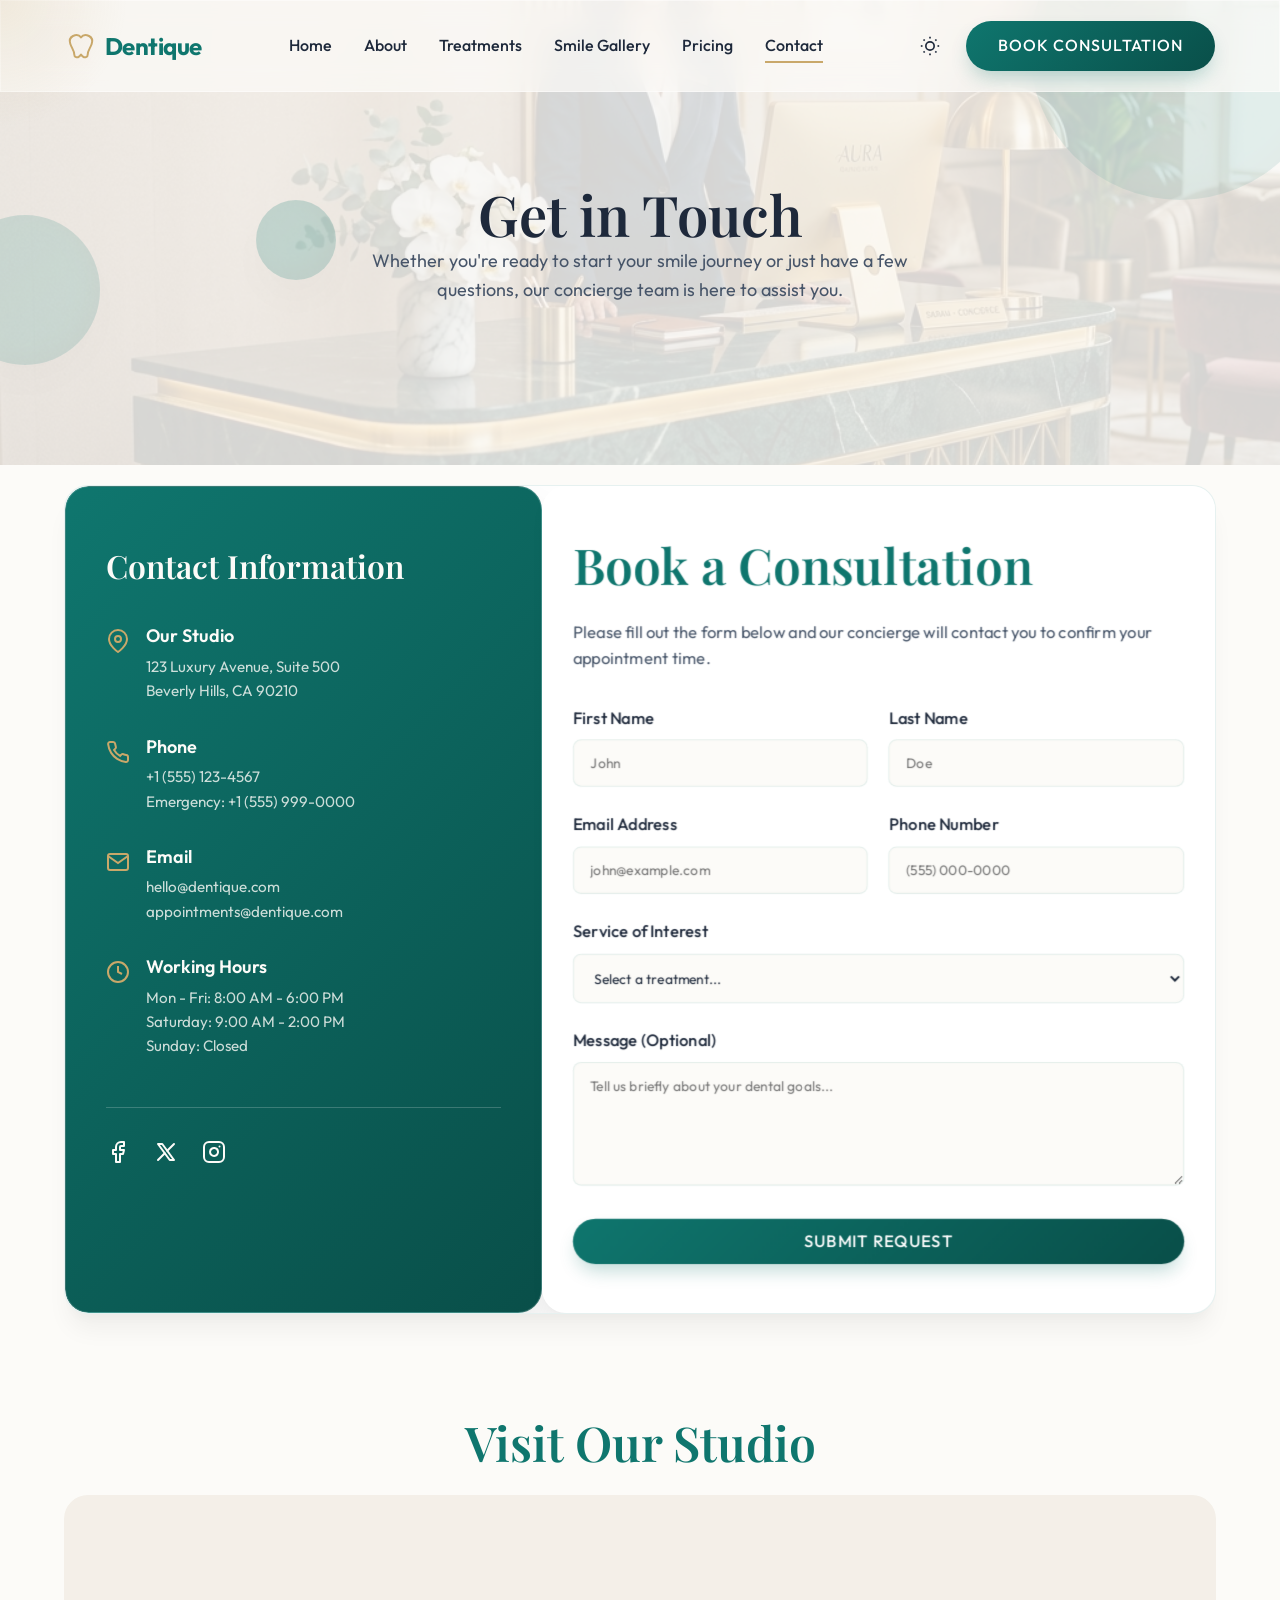
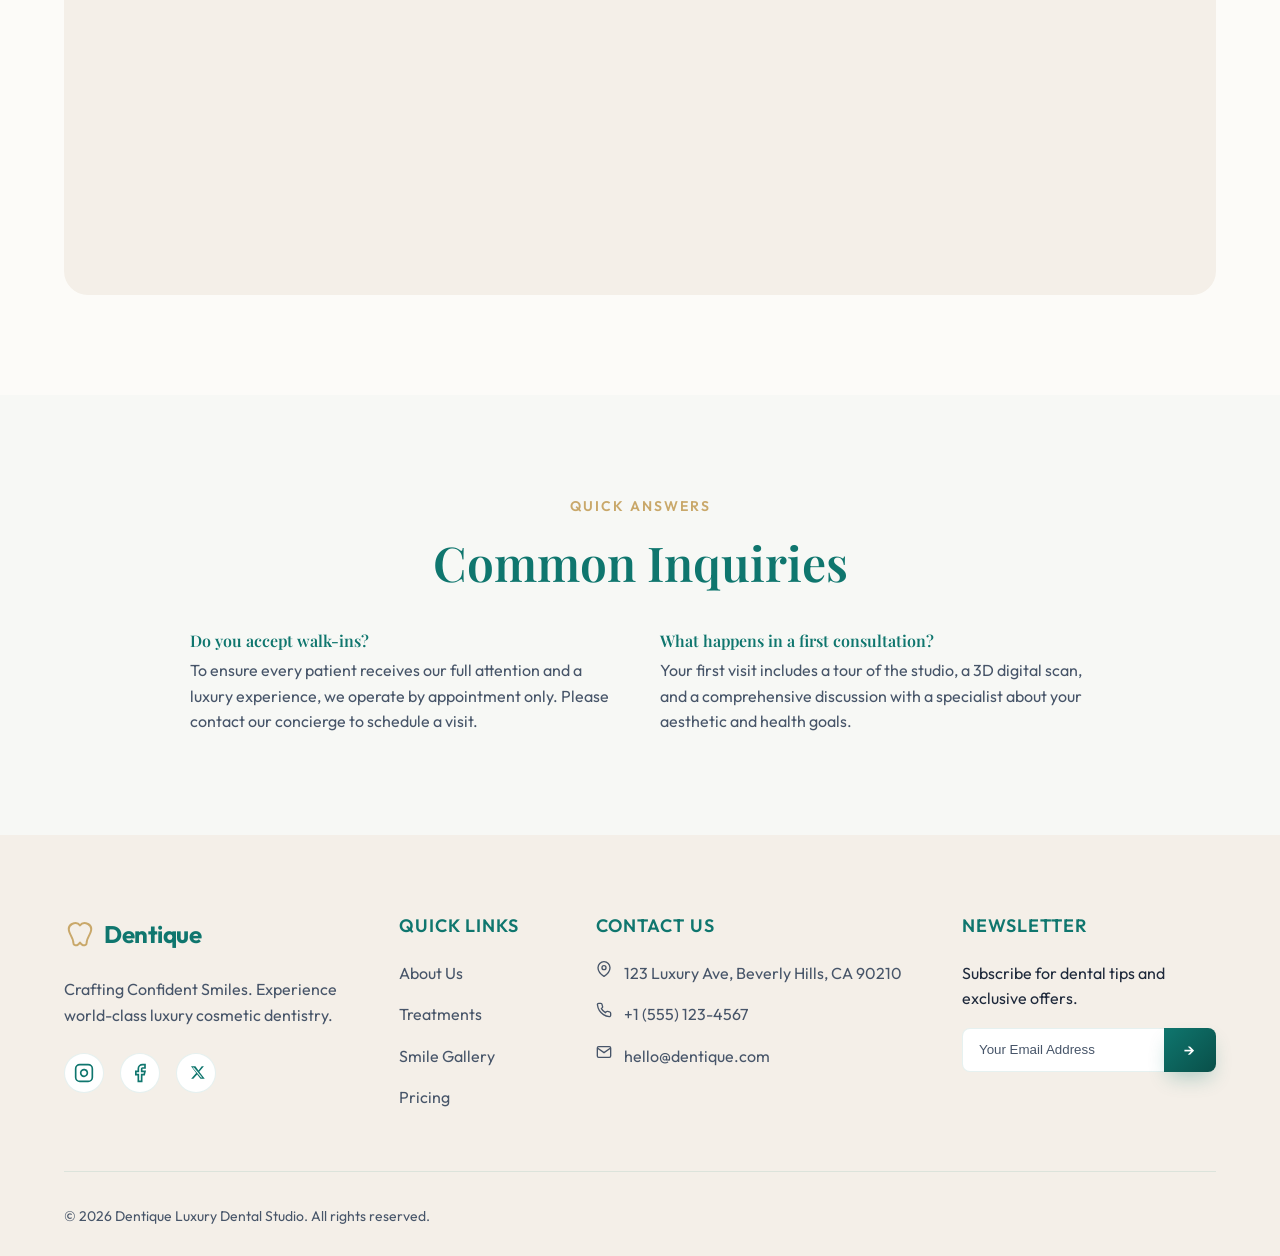
<file: contact.html>
<!DOCTYPE html>
<html lang="en">
<head>
  <meta charset="UTF-8">
  <meta name="viewport" content="width=device-width, initial-scale=1.0">
  <title>Contact Us | Dentique</title>
  <link rel="stylesheet" href="assets/css/style.css">
  <script src="assets/js/components.js" defer></script>
  <script src="assets/js/main.js" defer></script>
  <style>
    .contact-split {
      display: flex;
      flex-wrap: wrap;
      background: var(--bg-card);
      border-radius: var(--radius-lg);
      overflow: hidden;
      box-shadow: var(--shadow-lg);
      border: 1px solid var(--border-color);
      margin-top: -80px;
      position: relative;
      z-index: 10;
    }
    
    .contact-info-panel {
      flex: 1;
      min-width: 250px;
      background: linear-gradient(135deg, var(--primary), var(--primary-dark));
      color: #FCFBF8;
      padding: 60px 40px;
    }
    
    .info-item {
      display: flex;
      align-items: flex-start;
      gap: 16px;
      margin-bottom: 32px;
    }
    .info-item svg {
      color: var(--accent);
      flex-shrink: 0;
      margin-top: 4px;
    }
    .info-item h4 {
      color: #FCFBF8;
      margin-bottom: 8px;
      font-family: var(--font-sans);
      font-size: 1.125rem;
    }
    .info-item p {
      color: rgba(252,251,248,0.8);
      font-size: 0.95rem;
    }
    
    .contact-form-panel {
      flex: 1.5;
      min-width: 250px;
      padding: 60px 40px;
    }
    
    .form-group {
      margin-bottom: 24px;
    }
    .form-group label {
      display: block;
      margin-bottom: 8px;
      font-weight: 500;
      color: var(--text-main);
    }
    .form-control {
      width: 100%;
      padding: 14px 16px;
      border: 1px solid var(--border-color);
      border-radius: var(--radius-sm);
      background: var(--bg-main);
      color: var(--text-main);
      font-family: var(--font-sans);
      outline: none;
      transition: border-color var(--transition-fast);
    }
    .form-control:focus {
      border-color: var(--primary);
    }
    
    textarea.form-control {
      resize: vertical;
      min-height: 120px;
    }
    
    .map-container {
      width: 100%;
      height: 400px;
      border-radius: var(--radius-lg);
      overflow: hidden;
      background: var(--supporting);
      position: relative;
    }
    
    @media (max-width: 768px) {
      .contact-split { margin-top: -40px; }
      .contact-info-panel, .contact-form-panel { padding: 40px 24px; }
    }
  </style>
  <link rel="icon" type="image/svg+xml" href="favicon.svg">
</head>
<body>
  
  <custom-header></custom-header>

  <main>
    <!-- 1. Hero -->
    <section class="page-hero spheres-bg" style="padding: 180px 0 160px; position: relative; z-index: 1; text-align: center;">
      <div class="sphere"></div><div class="sphere"></div><div class="sphere"></div>
      <div style="position: absolute; inset: 0; z-index: -1;">
        <img src="assets/images/hero_contact_1785658561137.png" alt="Contact Us" style="width: 100%; height: 100%; object-fit: cover;">
        <div style="position: absolute; inset: 0; background: var(--bg-main); opacity: 0.85;"></div>
      </div>
      <div class="container reveal fade-up">
        <h1 class="hero-title" style="font-size: clamp(2rem, 8vw, 3.5rem); color: var(--text-main);">Get in Touch</h1>
        <p class="text-muted" style="max-width: 600px; margin: 0 auto; font-size: 1.125rem;">Whether you're ready to start your smile journey or just have a few questions, our concierge team is here to assist you.</p>
      </div>
    </section>

    <!-- 2 & 3. Contact Info and Booking Form -->
    <section class="section pt-0">
      <div class="container">
        
        <div class="contact-split reveal fade-up delay-100">
          
          <!-- Contact Info -->
          <div class="contact-info-panel tilt-card glass-panel">
            <div class="tilt-content">
              <h2 style="font-family: var(--font-serif); font-size: 2rem; margin-bottom: 40px; color: #FCFBF8;">Contact Information</h2>
              
              <div class="info-item hover-lift">
                <svg width="24" height="24" viewBox="0 0 24 24" fill="none" stroke="currentColor" stroke-width="2"><path d="M21 10c0 7-9 13-9 13s-9-6-9-13a9 9 0 0 1 18 0z"/><circle cx="12" cy="10" r="3"/></svg>
                <div>
                  <h4>Our Studio</h4>
                  <p>123 Luxury Avenue, Suite 500<br>Beverly Hills, CA 90210</p>
                </div>
              </div>
              
              <div class="info-item hover-lift">
                <svg width="24" height="24" viewBox="0 0 24 24" fill="none" stroke="currentColor" stroke-width="2"><path d="M22 16.92v3a2 2 0 0 1-2.18 2 19.79 19.79 0 0 1-8.63-3.07 19.5 19.5 0 0 1-6-6 19.79 19.79 0 0 1-3.07-8.67A2 2 0 0 1 4.11 2h3a2 2 0 0 1 2 1.72 12.84 12.84 0 0 0 .7 2.81 2 2 0 0 1-.45 2.11L8.09 9.91a16 16 0 0 0 6 6l1.27-1.27a2 2 0 0 1 2.11-.45 12.84 12.84 0 0 0 2.81.7A2 2 0 0 1 22 16.92z"/></svg>
                <div>
                  <h4>Phone</h4>
                  <p>+1 (555) 123-4567<br>Emergency: +1 (555) 999-0000</p>
                </div>
              </div>
              
              <div class="info-item hover-lift">
                <svg width="24" height="24" viewBox="0 0 24 24" fill="none" stroke="currentColor" stroke-width="2"><path d="M4 4h16c1.1 0 2 .9 2 2v12c0 1.1-.9 2-2 2H4c-1.1 0-2-.9-2-2V6c0-1.1.9-2 2-2z"/><polyline points="22,6 12,13 2,6"/></svg>
                <div>
                  <h4>Email</h4>
                  <p>hello@dentique.com<br>appointments@dentique.com</p>
                </div>
              </div>
              
              <div class="info-item hover-lift">
                <svg width="24" height="24" viewBox="0 0 24 24" fill="none" stroke="currentColor" stroke-width="2"><circle cx="12" cy="12" r="10"/><polyline points="12 6 12 12 16 14"/></svg>
                <div>
                  <h4>Working Hours</h4>
                  <p>Mon - Fri: 8:00 AM - 6:00 PM<br>Saturday: 9:00 AM - 2:00 PM<br>Sunday: Closed</p>
                </div>
              </div>
              
              <!-- Social Icons -->
              <div style="display: flex; gap: 24px; margin-top: 48px; padding-top: 32px; border-top: 1px solid rgba(255,255,255,0.2);">
                <a href="#" aria-label="Facebook" style="color: #FCFBF8; transition: color var(--transition-fast);" onmouseover="this.style.color='var(--accent)'" onmouseout="this.style.color='#FCFBF8'">
                  <svg width="24" height="24" viewBox="0 0 24 24" fill="none" stroke="currentColor" stroke-width="2" stroke-linecap="round" stroke-linejoin="round"><path d="M18 2h-3a5 5 0 0 0-5 5v3H7v4h3v8h4v-8h3l1-4h-4V7a1 1 0 0 1 1-1h3z"></path></svg>
                </a>
                <a href="#" aria-label="Twitter / X" style="color: #FCFBF8; transition: color var(--transition-fast);" onmouseover="this.style.color='var(--accent)'" onmouseout="this.style.color='#FCFBF8'">
                  <svg width="24" height="24" viewBox="0 0 24 24" fill="none" stroke="currentColor" stroke-width="2" stroke-linecap="round" stroke-linejoin="round"><path d="M4 4l11.733 16h4.267l-11.733 -16z"></path><path d="M4 20l6.768 -6.768m2.46 -2.46l6.772 -6.772"></path></svg>
                </a>
                <a href="#" aria-label="Instagram" style="color: #FCFBF8; transition: color var(--transition-fast);" onmouseover="this.style.color='var(--accent)'" onmouseout="this.style.color='#FCFBF8'">
                  <svg width="24" height="24" viewBox="0 0 24 24" fill="none" stroke="currentColor" stroke-width="2" stroke-linecap="round" stroke-linejoin="round"><rect x="2" y="2" width="20" height="20" rx="5" ry="5"></rect><path d="M16 11.37A4 4 0 1 1 12.63 8 4 4 0 0 1 16 11.37z"></path><line x1="17.5" y1="6.5" x2="17.51" y2="6.5"></line></svg>
                </a>
              </div>
            </div>
          </div>
          
          <!-- Booking Form -->
          <div class="contact-form-panel tilt-card glow-card" style="background: var(--bg-card); border-radius: var(--radius-lg); box-shadow: var(--shadow-md);">
            <div class="tilt-content">
              <h2 class="section-title mb-2">Book a Consultation</h2>
              <p class="text-muted mb-4">Please fill out the form below and our concierge will contact you to confirm your appointment time.</p>
              
              <form>
                <div style="display: grid; grid-template-columns: repeat(auto-fit, minmax(200px, 1fr)); gap: 20px;">
                  <div class="form-group">
                    <label>First Name</label>
                    <input type="text" class="form-control" placeholder="John" required>
                  </div>
                  <div class="form-group">
                    <label>Last Name</label>
                    <input type="text" class="form-control" placeholder="Doe" required>
                  </div>
                </div>
                
                <div style="display: grid; grid-template-columns: repeat(auto-fit, minmax(200px, 1fr)); gap: 20px;">
                  <div class="form-group">
                    <label>Email Address</label>
                    <input type="email" class="form-control" placeholder="john@example.com" required>
                  </div>
                  <div class="form-group">
                    <label>Phone Number</label>
                    <input type="tel" class="form-control" placeholder="(555) 000-0000" required>
                  </div>
                </div>
                
                <div class="form-group">
                  <label>Service of Interest</label>
                  <select class="form-control" required>
                    <option value="" disabled selected>Select a treatment...</option>
                    <option value="smile-design">Digital Smile Design</option>
                    <option value="veneers">Porcelain Veneers</option>
                    <option value="implants">Dental Implants</option>
                    <option value="invisalign">Invisalign</option>
                    <option value="whitening">Laser Teeth Whitening</option>
                    <option value="general">General Checkup / Cleaning</option>
                  </select>
                </div>
                
                <div class="form-group">
                  <label>Message (Optional)</label>
                  <textarea class="form-control" placeholder="Tell us briefly about your dental goals..."></textarea>
                </div>
                
                <button type="submit" class="btn btn-primary hover-lift" style="width: 100%;">Submit Request</button>
              </form>
            </div>
          </div>
          
        </div>
      </div>
    </section>

    <!-- 4. Google Map -->
    <section class="section" style="padding-top: 0;">
      <div class="container reveal zoom-in">
        <h2 class="section-title text-center mb-5">Visit Our Studio</h2>
        <div class="map-container">
          <iframe src="https://www.google.com/maps/embed?pb=!1m18!1m12!1m3!1d105658.64757608826!2d-118.49079541571217!3d34.09214736630801!2m3!1f0!2f0!3f0!3m2!1i1024!2i768!4f13.1!3m3!1m2!1s0x80c2bc04d6d147ab%3A0xd6c7c379fd081ed1!2sBeverly%20Hills%2C%20CA!5e0!3m2!1sen!2sus!4v1700000000000!5m2!1sen!2sus" width="100%" height="100%" style="border:0; position: absolute; inset: 0;" allowfullscreen="" loading="lazy" referrerpolicy="no-referrer-when-downgrade"></iframe>
        </div>
      </div>
    </section>

    <!-- 5. Minimal FAQ -->
    <section class="section" style="background: rgba(15, 118, 110, 0.02);">
      <div class="container text-center reveal fade-up">
        <span class="section-subtitle">Quick Answers</span>
        <h2 class="section-title">Common Inquiries</h2>
        
        <div style="display: flex; flex-wrap: wrap; justify-content: center; gap: 40px; margin-top: 40px; text-align: left; max-width: 900px; margin-left: auto; margin-right: auto;">
          <div style="flex: 1; min-width: 300px;">
            <h4 style="margin-bottom: 8px; color: var(--primary);">Do you accept walk-ins?</h4>
            <p class="text-muted">To ensure every patient receives our full attention and a luxury experience, we operate by appointment only. Please contact our concierge to schedule a visit.</p>
          </div>
          <div style="flex: 1; min-width: 300px;">
            <h4 style="margin-bottom: 8px; color: var(--primary);">What happens in a first consultation?</h4>
            <p class="text-muted">Your first visit includes a tour of the studio, a 3D digital scan, and a comprehensive discussion with a specialist about your aesthetic and health goals.</p>
          </div>
        </div>
      </div>
    </section>

  </main>

  <custom-footer></custom-footer>
</body>
</html>
</file>
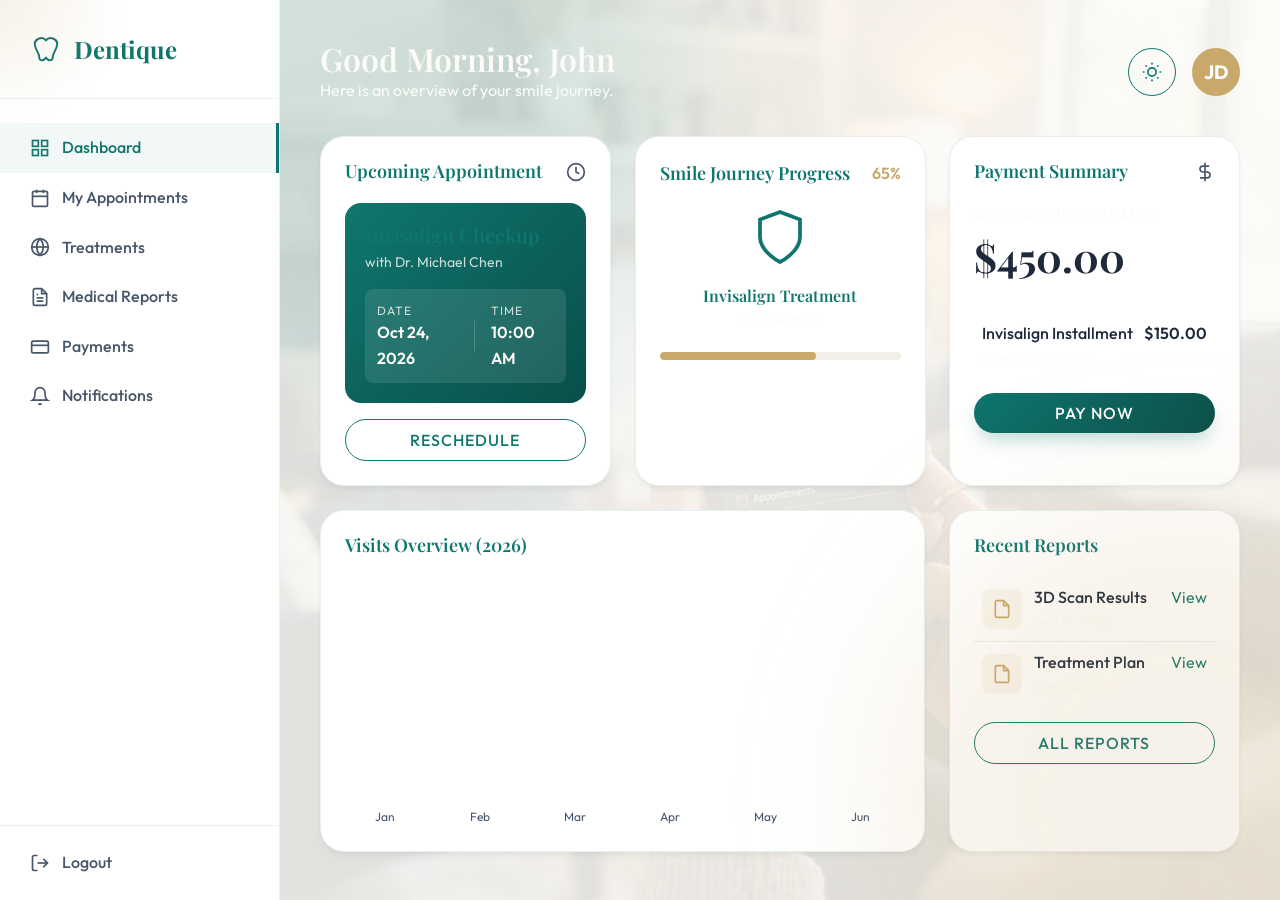
<file: dashboard.html>
<!DOCTYPE html>
<html lang="en">
<head>
  <meta charset="UTF-8">
  <meta name="viewport" content="width=device-width, initial-scale=1.0">
  <title>Patient Dashboard | Dentique</title>
  <link rel="stylesheet" href="assets/css/style.css">
  <script src="assets/js/main.js" defer></script>
  <style>
    body {
      background: var(--supporting);
      display: flex;
      min-height: 100vh;
      margin: 0;
      padding: 0;
    }
    
    [data-theme="dark"] body { background: var(--bg-main); }
    
    /* Sidebar */
    .sidebar {
      width: 280px;
      background: var(--bg-card);
      border-right: 1px solid var(--border-color);
      display: flex;
      flex-direction: column;
      position: fixed;
      top: 0; left: 0; height: 100vh;
      z-index: 100;
    }
    
    .sidebar-header {
      padding: 30px;
      border-bottom: 1px solid var(--border-color);
      display: flex;
      align-items: center;
      gap: 12px;
      font-family: var(--font-serif);
      font-size: 1.5rem;
      font-weight: 700;
      color: var(--primary);
    }
    [data-theme="dark"] .sidebar-header { color: var(--accent); }
    
    .sidebar-nav {
      flex: 1;
      padding: 24px 0;
      overflow-y: auto;
    }
    
    .nav-item {
      display: flex;
      align-items: center;
      gap: 12px;
      padding: 12px 30px;
      color: var(--text-muted);
      font-weight: 500;
      transition: all var(--transition-fast);
      cursor: pointer;
    }
    
    .nav-item:hover, .nav-item.active {
      background: rgba(15, 118, 110, 0.05);
      color: var(--primary);
      border-right: 3px solid var(--primary);
    }
    [data-theme="dark"] .nav-item:hover, [data-theme="dark"] .nav-item.active {
      background: rgba(201, 168, 106, 0.1);
      color: var(--accent);
      border-right-color: var(--accent);
    }
    
    .sidebar-footer {
      padding: 24px 30px;
      border-top: 1px solid var(--border-color);
    }
    
    /* Main Content */
    .main-content {
      flex: 1;
      margin-left: 280px;
      padding: 40px;
      display: flex;
      flex-direction: column;
      gap: 32px;
    }
    
    .topbar {
      display: flex;
      justify-content: space-between;
      align-items: center;
    }
    
    .user-profile {
      display: flex;
      align-items: center;
      gap: 16px;
    }
    
    .avatar {
      width: 48px;
      height: 48px;
      border-radius: 50%;
      background: var(--accent);
      display: flex;
      align-items: center;
      justify-content: center;
      color: #fff;
      font-weight: bold;
      font-size: 1.2rem;
    }
    
    /* Dashboard Grid */
    .dashboard-grid {
      display: grid;
      grid-template-columns: repeat(3, 1fr);
      gap: 24px;
    }
    
    .widget {
      background: var(--bg-card);
      border-radius: var(--radius-lg);
      padding: 24px;
      border: 1px solid var(--border-color);
      box-shadow: var(--shadow-sm);
    }
    
    .widget.span-2 { grid-column: span 2; }
    .widget.span-3 { grid-column: span 3; }
    
    .widget-header {
      display: flex;
      justify-content: space-between;
      align-items: center;
      margin-bottom: 20px;
    }
    .widget-title {
      font-size: 1.125rem;
      font-weight: 600;
      color: var(--primary);
    }
    [data-theme="dark"] .widget-title { color: var(--accent); }
    
    .appt-card {
      background: linear-gradient(135deg, var(--primary), var(--primary-dark));
      color: var(--secondary);
      padding: 20px;
      border-radius: var(--radius-md);
      margin-bottom: 16px;
    }
    
    .progress-bar-container {
      width: 100%;
      height: 8px;
      background: var(--supporting);
      border-radius: 4px;
      margin-top: 12px;
      overflow: hidden;
    }
    .progress-bar {
      height: 100%;
      background: var(--accent);
      width: 65%;
      border-radius: 4px;
    }
    
    .stat-number {
      font-size: 2.5rem;
      font-weight: 700;
      font-family: var(--font-serif);
      color: var(--text-main);
    }
    
    .chart-placeholder {
      height: 250px;
      width: 100%;
      display: flex;
      align-items: flex-end;
      gap: 16px;
      padding-top: 20px;
    }
    
    .bar {
      flex: 1;
      background: var(--primary-light);
      border-radius: 4px 4px 0 0;
      transition: height 0.5s;
    }
    .bar:hover { background: var(--primary); }
    [data-theme="dark"] .bar:hover { background: var(--accent); }
    
    .recent-list { list-style: none; padding: 0; }
    .recent-item {
      display: flex;
      justify-content: space-between;
      padding: 16px 0;
      border-bottom: 1px solid var(--border-color);
    }
    .recent-item:last-child { border-bottom: none; }
    
    @media (max-width: 1024px) {
      .dashboard-grid { grid-template-columns: 1fr 1fr; }
      .widget.span-3 { grid-column: span 2; }
    }
    @media (max-width: 768px) {
      .sidebar { transform: translateX(-100%); }
      .main-content { margin-left: 0; }
      .dashboard-grid { grid-template-columns: 1fr; }
      .widget.span-2, .widget.span-3 { grid-column: span 1; }
    }
  </style>
  <link rel="icon" type="image/svg+xml" href="favicon.svg">
</head>
<body>

  <!-- Sidebar -->
  <aside class="sidebar">
    <div class="sidebar-header">
      <svg width="32" height="32" viewBox="0 0 24 24" fill="none" stroke="currentColor" stroke-width="1.5" stroke-linecap="round" stroke-linejoin="round"><path d="M12 5.5c-1.5-2-4-2-6-1-2 1-3 3-2 6 1 3 3 5 3 8 0 2 2 2.5 3.5 1.5.5-.3 1-.8 1.5-1.5.5.7 1 1.2 1.5 1.5 1.5 1 3.5.5 3.5-1.5 0-3 2-5 3-8 1-3 0-5-2-6-2-1-4.5-1-6 1z"/></svg>
      Dentique
    </div>
    
    <div class="sidebar-nav">
      <div class="nav-item active">
        <svg width="20" height="20" viewBox="0 0 24 24" fill="none" stroke="currentColor" stroke-width="2"><rect x="3" y="3" width="7" height="7"></rect><rect x="14" y="3" width="7" height="7"></rect><rect x="14" y="14" width="7" height="7"></rect><rect x="3" y="14" width="7" height="7"></rect></svg>
        Dashboard
      </div>
      <div class="nav-item">
        <svg width="20" height="20" viewBox="0 0 24 24" fill="none" stroke="currentColor" stroke-width="2"><rect x="3" y="4" width="18" height="18" rx="2" ry="2"></rect><line x1="16" y1="2" x2="16" y2="6"></line><line x1="8" y1="2" x2="8" y2="6"></line><line x1="3" y1="10" x2="21" y2="10"></line></svg>
        My Appointments
      </div>
      <div class="nav-item">
        <svg width="20" height="20" viewBox="0 0 24 24" fill="none" stroke="currentColor" stroke-width="2"><circle cx="12" cy="12" r="10"/><line x1="2" y1="12" x2="22" y2="12"/><path d="M12 2a15.3 15.3 0 0 1 4 10 15.3 15.3 0 0 1-4 10 15.3 15.3 0 0 1-4-10 15.3 15.3 0 0 1 4-10z"/></svg>
        Treatments
      </div>
      <div class="nav-item">
        <svg width="20" height="20" viewBox="0 0 24 24" fill="none" stroke="currentColor" stroke-width="2"><path d="M14 2H6a2 2 0 0 0-2 2v16a2 2 0 0 0 2 2h12a2 2 0 0 0 2-2V8z"></path><polyline points="14 2 14 8 20 8"></polyline><line x1="16" y1="13" x2="8" y2="13"></line><line x1="16" y1="17" x2="8" y2="17"></line><polyline points="10 9 9 9 8 9"></polyline></svg>
        Medical Reports
      </div>
      <div class="nav-item">
        <svg width="20" height="20" viewBox="0 0 24 24" fill="none" stroke="currentColor" stroke-width="2"><rect x="2" y="5" width="20" height="14" rx="2" ry="2"></rect><line x1="2" y1="10" x2="22" y2="10"></line></svg>
        Payments
      </div>
      <div class="nav-item">
        <svg width="20" height="20" viewBox="0 0 24 24" fill="none" stroke="currentColor" stroke-width="2"><path d="M18 8A6 6 0 0 0 6 8c0 7-3 9-3 9h18s-3-2-3-9"></path><path d="M13.73 21a2 2 0 0 1-3.46 0"></path></svg>
        Notifications
      </div>
    </div>
    
    <div class="sidebar-footer">
      <div class="nav-item" style="padding: 0;">
        <svg width="20" height="20" viewBox="0 0 24 24" fill="none" stroke="currentColor" stroke-width="2"><path d="M9 21H5a2 2 0 0 1-2-2V5a2 2 0 0 1 2-2h4"></path><polyline points="16 17 21 12 16 7"></polyline><line x1="21" y1="12" x2="9" y2="12"></line></svg>
        <a href="index.html" style="color: inherit; text-decoration: none;">Logout</a>
      </div>
    </div>
  </aside>

  <!-- Main Content -->
  <main class="main-content mesh-bg" style="position: relative; z-index: 1;">
    <div style="position: absolute; inset: 0; z-index: -1;">
      <img src="assets/images/hero_dashboard_1785658585065.png" alt="Dashboard Background" style="width: 100%; height: 100%; object-fit: cover; opacity: 0.1;">
    </div>
    <div class="topbar reveal fade-up">
      <div>
        <h1 style="font-size: 2rem;">Good Morning, John</h1>
        <p class="text-muted">Here is an overview of your smile journey.</p>
      </div>
      <div class="user-profile">
        <button id="theme-toggle" class="btn btn-outline hover-lift" style="padding: 10px; border-radius: 50%; min-width: 48px; min-height: 48px;">
          <svg class="sun-icon" width="20" height="20" viewBox="0 0 24 24" fill="none" stroke="currentColor" stroke-width="2"><circle cx="12" cy="12" r="5"/><line x1="12" y1="1" x2="12" y2="3"/><line x1="12" y1="21" x2="12" y2="23"/><line x1="4.22" y1="4.22" x2="5.64" y2="5.64"/><line x1="18.36" y1="18.36" x2="19.78" y2="19.78"/><line x1="1" y1="12" x2="3" y2="12"/><line x1="21" y1="12" x2="23" y2="12"/><line x1="4.22" y1="19.78" x2="5.64" y2="18.36"/><line x1="18.36" y1="5.64" x2="19.78" y2="4.22"/></svg>
          <svg class="moon-icon" width="20" height="20" viewBox="0 0 24 24" fill="none" stroke="currentColor" stroke-width="2" style="display:none;"><path d="M21 12.79A9 9 0 1 1 11.21 3 7 7 0 0 0 21 12.79z"/></svg>
        </button>
        <div class="avatar hover-lift">JD</div>
      </div>
    </div>
    
    <div class="dashboard-grid">
      
      <!-- Widget: Upcoming Appointment -->
      <div class="widget reveal fade-up delay-100 tilt-card glass-panel" style="padding: 0;">
        <div class="tilt-content" style="padding: 24px;">
          <div class="widget-header">
            <h3 class="widget-title">Upcoming Appointment</h3>
            <svg width="20" height="20" viewBox="0 0 24 24" fill="none" stroke="var(--text-muted)" stroke-width="2"><circle cx="12" cy="12" r="10"/><polyline points="12 6 12 12 16 14"/></svg>
          </div>
          <div class="appt-card hover-lift">
            <h4 style="font-size: 1.25rem; margin-bottom: 4px;">Invisalign Checkup</h4>
            <p style="opacity: 0.8; margin-bottom: 16px; font-size: 0.875rem;">with Dr. Michael Chen</p>
            <div style="display: flex; gap: 16px; align-items: center; background: rgba(255,255,255,0.1); padding: 12px; border-radius: var(--radius-sm);">
              <div>
                <div style="font-size: 0.75rem; text-transform: uppercase; letter-spacing: 1px; opacity: 0.8;">Date</div>
                <div style="font-weight: 600;">Oct 24, 2026</div>
              </div>
              <div style="width: 1px; height: 30px; background: rgba(255,255,255,0.2);"></div>
              <div>
                <div style="font-size: 0.75rem; text-transform: uppercase; letter-spacing: 1px; opacity: 0.8;">Time</div>
                <div style="font-weight: 600;">10:00 AM</div>
              </div>
            </div>
          </div>
          <button class="btn btn-outline hover-lift" style="width: 100%; padding: 10px;">Reschedule</button>
        </div>
      </div>
      
      <!-- Widget: Treatment Progress -->
      <div class="widget reveal fade-up delay-200 tilt-card glass-panel" style="padding: 0;">
        <div class="tilt-content" style="padding: 24px;">
          <div class="widget-header">
            <h3 class="widget-title">Smile Journey Progress</h3>
            <span style="color: var(--accent); font-weight: 600;">65%</span>
          </div>
          <div style="text-align: center; margin: 20px 0;">
            <svg width="60" height="60" viewBox="0 0 24 24" fill="none" stroke="var(--primary)" stroke-width="1.5"><path d="M12 22s8-4 8-10V5l-8-3-8 3v7c0 6 8 10 8 10z"/></svg>
            <h4 style="margin: 12px 0 4px;">Invisalign Treatment</h4>
            <p class="text-muted" style="font-size: 0.875rem;">Tray 14 of 22</p>
          </div>
          <div class="progress-bar-container">
            <div class="progress-bar"></div>
          </div>
        </div>
      </div>
      
      <!-- Widget: Payment Summary -->
      <div class="widget reveal fade-up delay-300 tilt-card glass-panel" style="padding: 0;">
        <div class="tilt-content" style="padding: 24px;">
          <div class="widget-header">
            <h3 class="widget-title">Payment Summary</h3>
            <svg width="20" height="20" viewBox="0 0 24 24" fill="none" stroke="var(--text-muted)" stroke-width="2"><line x1="12" y1="1" x2="12" y2="23"/><path d="M17 5H9.5a3.5 3.5 0 0 0 0 7h5a3.5 3.5 0 0 1 0 7H6"/></svg>
          </div>
          <div style="margin-bottom: 24px;">
            <div class="text-muted" style="font-size: 0.875rem; text-transform: uppercase; letter-spacing: 1px;">Outstanding Balance</div>
            <div class="stat-number">$450.00</div>
          </div>
          <ul class="recent-list">
            <li class="recent-item hover-lift" style="padding: 8px;">
              <div>
                <div style="font-weight: 500;">Invisalign Installment</div>
                <div class="text-muted" style="font-size: 0.875rem;">Due Oct 25, 2026</div>
              </div>
              <div style="font-weight: 600;">$150.00</div>
            </li>
          </ul>
          <button class="btn btn-primary hover-lift" style="width: 100%; padding: 10px; margin-top: 16px;">Pay Now</button>
        </div>
      </div>
      
      <!-- Widget: Appointment Analytics (Chart) -->
      <div class="widget span-2 reveal fade-up delay-100 tilt-card glass-panel" style="padding: 0;">
        <div class="tilt-content" style="padding: 24px;">
          <div class="widget-header">
            <h3 class="widget-title">Visits Overview (2026)</h3>
          </div>
          <div class="chart-placeholder">
            <!-- Simple CSS Bar Chart -->
            <div style="display:flex; flex-direction:column; align-items:center; flex:1;">
              <div class="bar" style="height: 20%; width: 40px;"></div>
              <span style="font-size: 0.75rem; margin-top: 8px; color: var(--text-muted);">Jan</span>
            </div>
            <div style="display:flex; flex-direction:column; align-items:center; flex:1;">
              <div class="bar" style="height: 40%; width: 40px;"></div>
              <span style="font-size: 0.75rem; margin-top: 8px; color: var(--text-muted);">Feb</span>
            </div>
            <div style="display:flex; flex-direction:column; align-items:center; flex:1;">
              <div class="bar" style="height: 10%; width: 40px;"></div>
              <span style="font-size: 0.75rem; margin-top: 8px; color: var(--text-muted);">Mar</span>
            </div>
            <div style="display:flex; flex-direction:column; align-items:center; flex:1;">
              <div class="bar" style="height: 70%; width: 40px;"></div>
              <span style="font-size: 0.75rem; margin-top: 8px; color: var(--text-muted);">Apr</span>
            </div>
            <div style="display:flex; flex-direction:column; align-items:center; flex:1;">
              <div class="bar" style="height: 30%; width: 40px;"></div>
              <span style="font-size: 0.75rem; margin-top: 8px; color: var(--text-muted);">May</span>
            </div>
            <div style="display:flex; flex-direction:column; align-items:center; flex:1;">
              <div class="bar" style="height: 50%; width: 40px;"></div>
              <span style="font-size: 0.75rem; margin-top: 8px; color: var(--text-muted);">Jun</span>
            </div>
          </div>
        </div>
      </div>
      
      <!-- Widget: Recent Reports -->
      <div class="widget reveal fade-up delay-200 tilt-card glass-panel" style="padding: 0;">
        <div class="tilt-content" style="padding: 24px;">
          <div class="widget-header">
            <h3 class="widget-title">Recent Reports</h3>
          </div>
          <ul class="recent-list">
            <li class="recent-item hover-lift" style="padding: 8px;">
              <div style="display: flex; gap: 12px; align-items: center;">
                <div style="width: 40px; height: 40px; background: rgba(201, 168, 106, 0.1); border-radius: 8px; display: flex; align-items: center; justify-content: center; color: var(--accent);">
                  <svg width="20" height="20" viewBox="0 0 24 24" fill="none" stroke="currentColor" stroke-width="2"><path d="M14 2H6a2 2 0 0 0-2 2v16a2 2 0 0 0 2 2h12a2 2 0 0 0 2-2V8z"></path><polyline points="14 2 14 8 20 8"></polyline></svg>
                </div>
                <div>
                  <div style="font-weight: 500;">3D Scan Results</div>
                  <div class="text-muted" style="font-size: 0.875rem;">Sep 15, 2026</div>
                </div>
              </div>
              <a href="#" style="color: var(--primary);">View</a>
            </li>
            <li class="recent-item hover-lift" style="padding: 8px;">
              <div style="display: flex; gap: 12px; align-items: center;">
                <div style="width: 40px; height: 40px; background: rgba(201, 168, 106, 0.1); border-radius: 8px; display: flex; align-items: center; justify-content: center; color: var(--accent);">
                  <svg width="20" height="20" viewBox="0 0 24 24" fill="none" stroke="currentColor" stroke-width="2"><path d="M14 2H6a2 2 0 0 0-2 2v16a2 2 0 0 0 2 2h12a2 2 0 0 0 2-2V8z"></path><polyline points="14 2 14 8 20 8"></polyline></svg>
                </div>
                <div>
                  <div style="font-weight: 500;">Treatment Plan</div>
                  <div class="text-muted" style="font-size: 0.875rem;">Aug 02, 2026</div>
                </div>
              </div>
              <a href="#" style="color: var(--primary);">View</a>
            </li>
          </ul>
          <button class="btn btn-outline hover-lift" style="width: 100%; padding: 10px; margin-top: 16px;">All Reports</button>
        </div>
      </div>

    </div>
  </main>

</body>
</html>
</file>
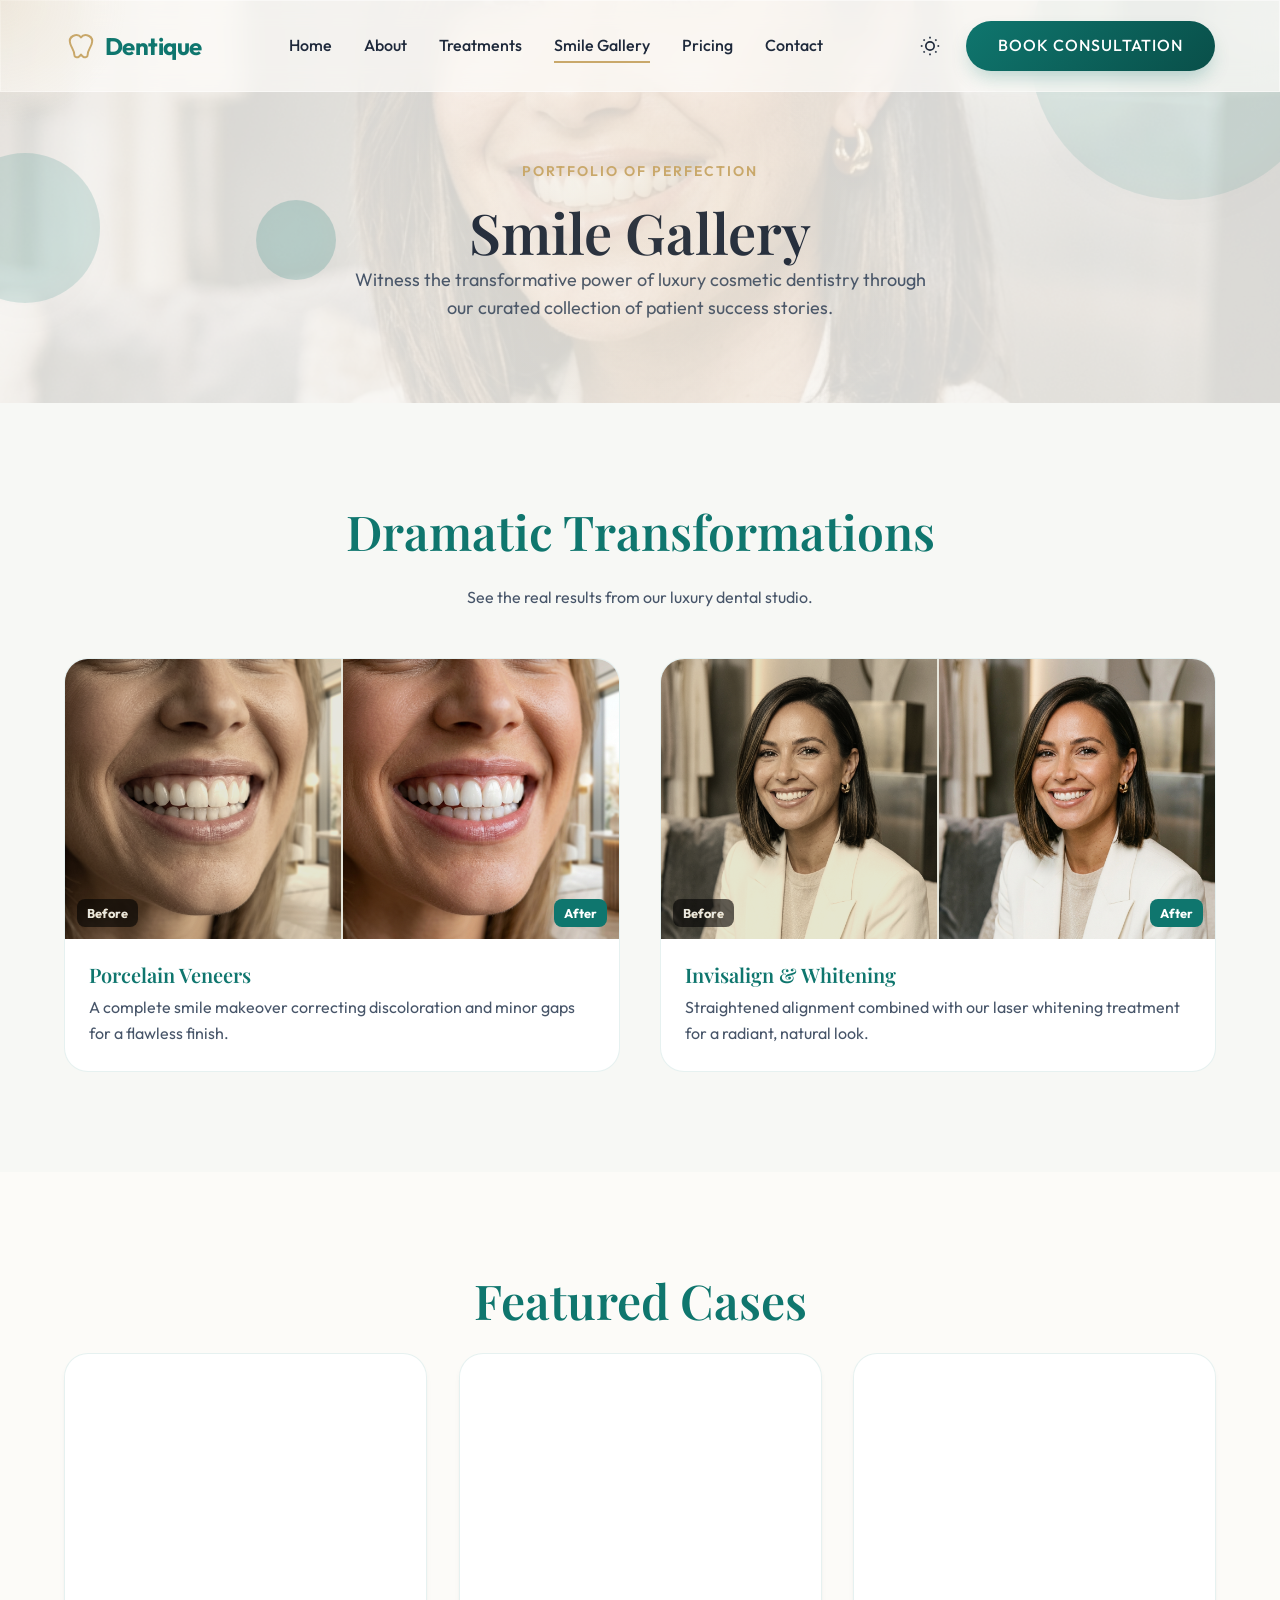
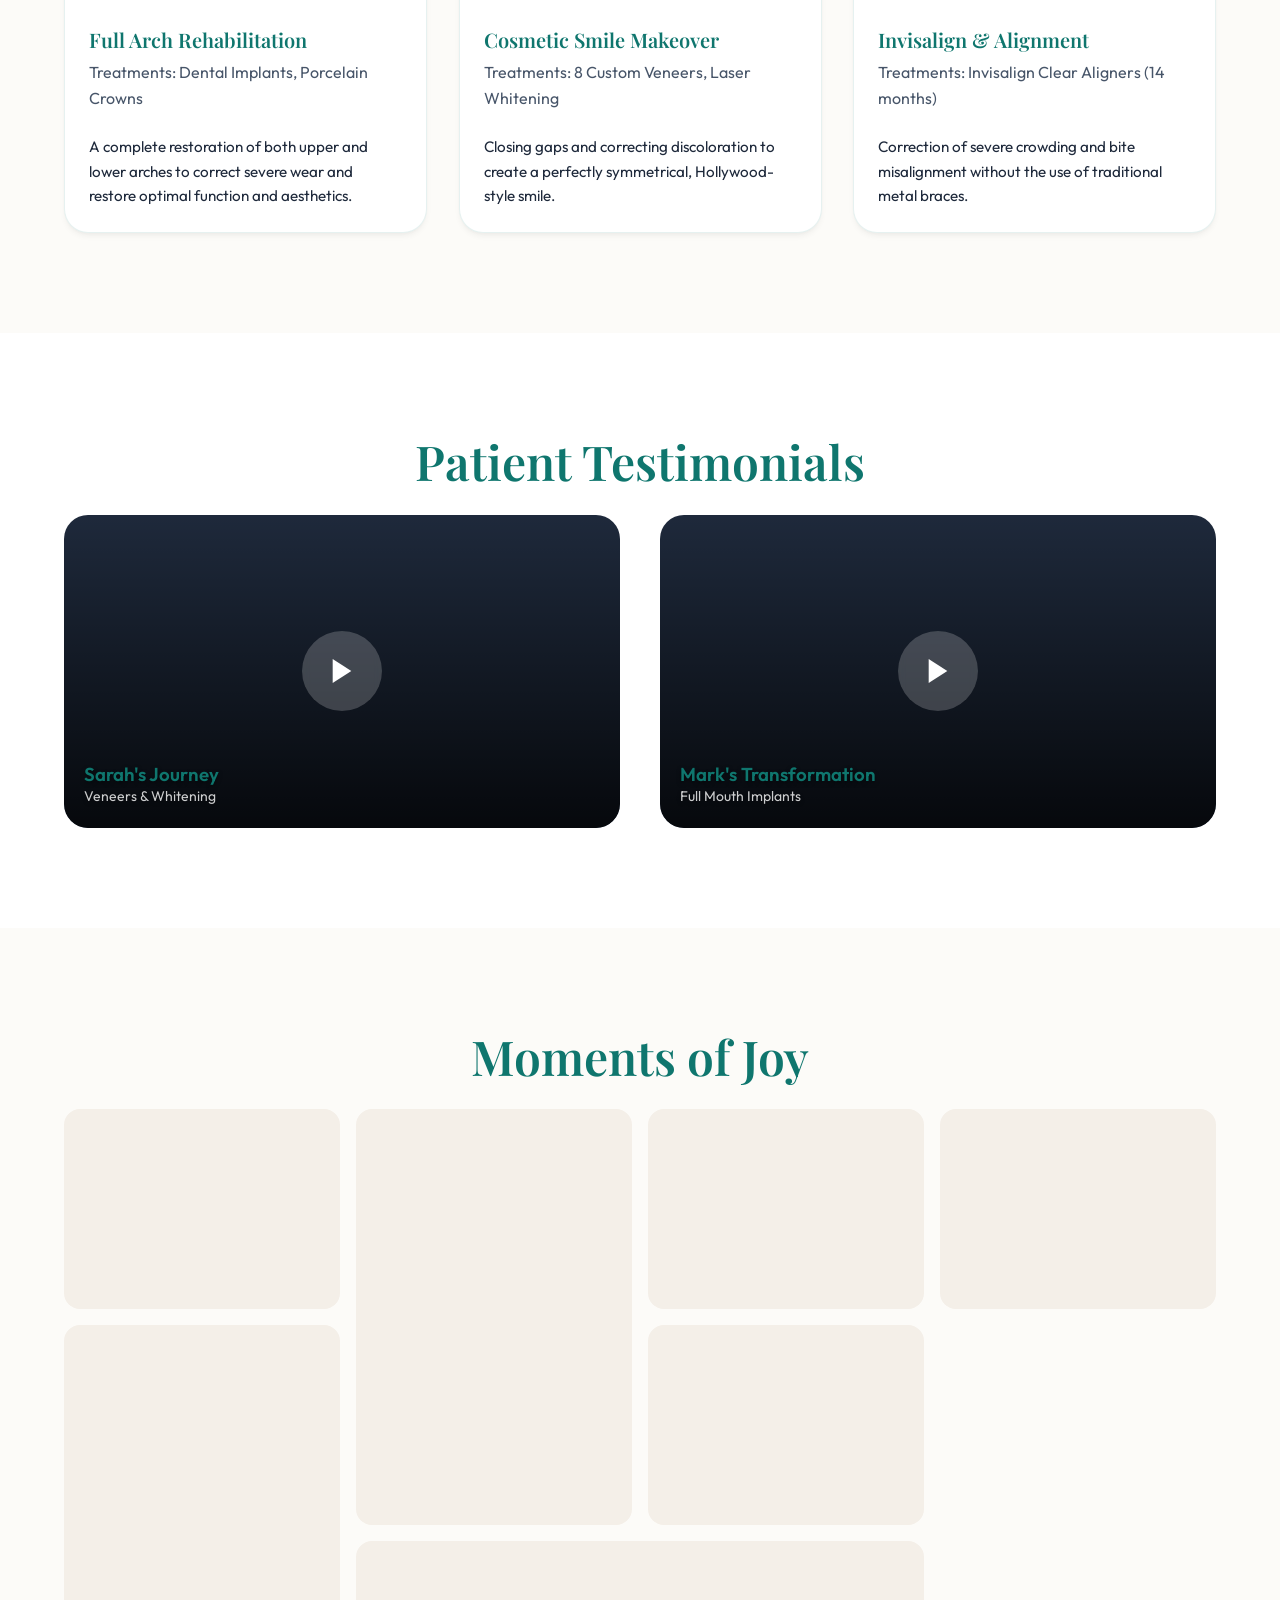
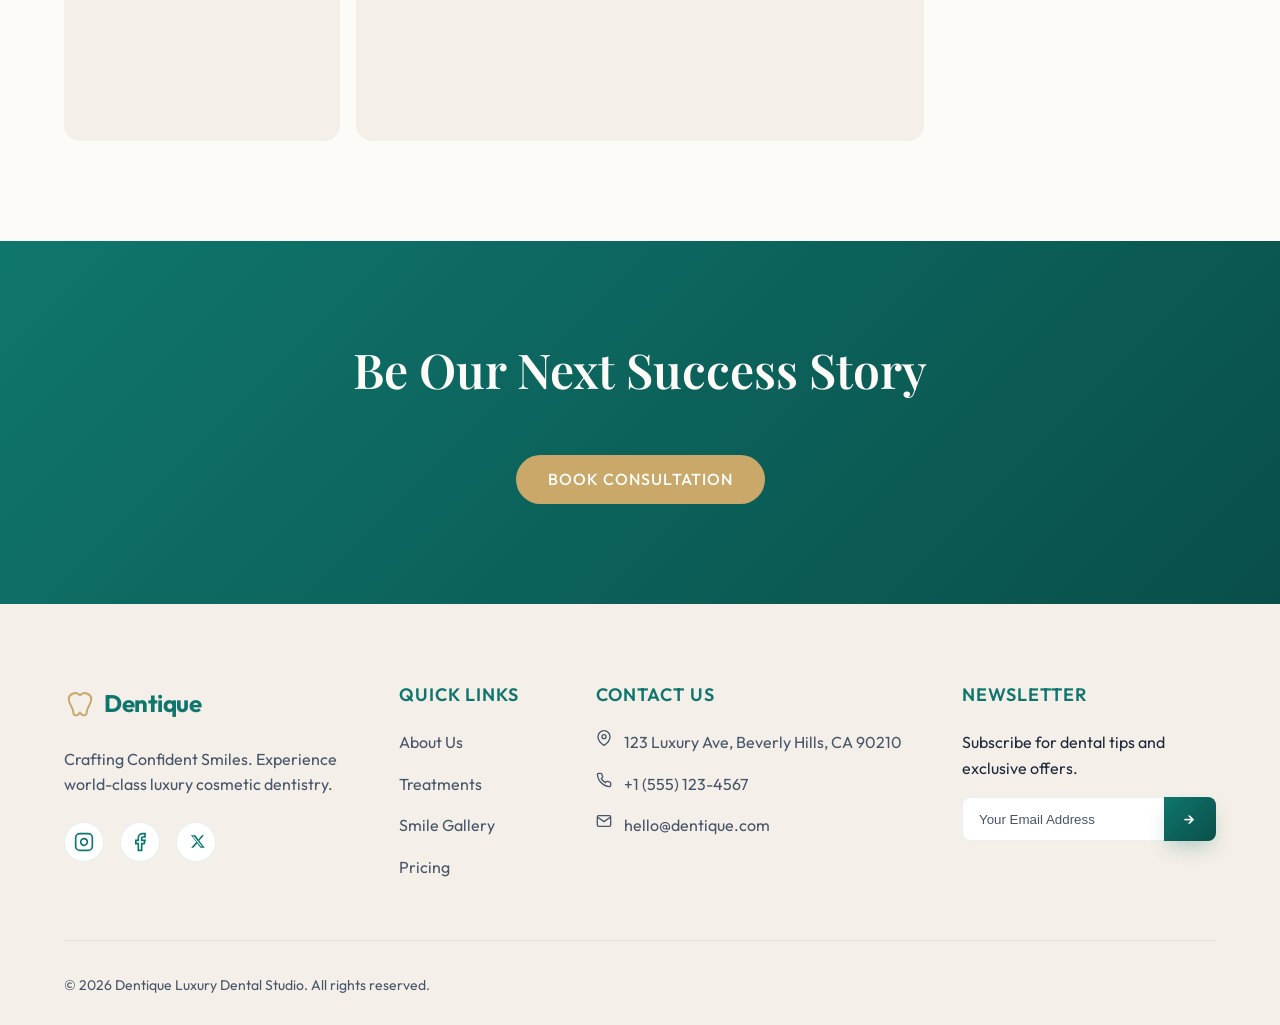
<file: gallery.html>
<!DOCTYPE html>
<html lang="en">
<head>
  <meta charset="UTF-8">
  <meta name="viewport" content="width=device-width, initial-scale=1.0">
  <title>Smile Gallery | Dentique</title>
  <link rel="stylesheet" href="assets/css/style.css">
  <script src="assets/js/components.js" defer></script>
  <script src="assets/js/main.js" defer></script>
  <style>
    .page-hero {
      padding: 160px 0 80px;
      text-align: center;
      background: var(--bg-main);
      position: relative;
    }
    .page-hero::after {
      content: '';
      position: absolute;
      top: 50%; left: 50%;
      transform: translate(-50%, -50%);
      width: 100%; height: 600px; max-width: 600px;
      background: radial-gradient(circle, rgba(201, 168, 106, 0.1) 0%, transparent 70%);
      border-radius: 50%;
      z-index: 0;
    }
    
    .masonry-grid {
      display: grid;
      grid-template-columns: repeat(auto-fill, minmax(250px, 1fr));
      grid-auto-rows: 200px;
      gap: 16px;
    }
    .masonry-item {
      border-radius: var(--radius-md);
      overflow: hidden;
      background: var(--supporting);
      position: relative;
    }
    .masonry-item:nth-child(2) { grid-row: span 2; }
    .masonry-item:nth-child(5) { grid-row: span 2; }
    .masonry-item:nth-child(7) { grid-column: span 2; }
    
    .masonry-item img {
      width: 100%; height: 100%; object-fit: cover;
      transition: transform var(--transition-slow);
    }
    .masonry-item:hover img { transform: scale(1.1); }
    
    .video-card {
      position: relative;
      border-radius: var(--radius-lg);
      overflow: hidden;
      aspect-ratio: 16/9;
      background: var(--dark);
      cursor: pointer;
    }
    
    .play-btn {
      position: absolute;
      top: 50%; left: 50%;
      transform: translate(-50%, -50%);
      width: clamp(50px, 8vw, 80px); height: clamp(50px, 8vw, 80px);
      background: rgba(255,255,255,0.2);
      backdrop-filter: blur(4px);
      border-radius: 50%;
      display: flex; align-items: center; justify-content: center;
      color: #fff;
      transition: all var(--transition-base);
    }
    .play-btn svg {
      width: clamp(20px, 3.5vw, 32px); height: clamp(20px, 3.5vw, 32px);
    }
    .video-card:hover .play-btn { background: var(--accent); transform: translate(-50%, -50%) scale(1.1); }
    
    .case-card {
      background: var(--bg-card);
      border-radius: var(--radius-lg);
      overflow: hidden;
      box-shadow: var(--shadow-sm);
      border: 1px solid var(--border-color);
    }
    .case-img-split {
      display: flex;
      height: 250px;
    }
    .case-img-split > div {
      flex: 1;
      position: relative;
      background: var(--supporting);
    }
    .case-img-split > div:first-child::after {
      content: 'Before';
      position: absolute; bottom: 10px; left: 10px;
      background: rgba(0,0,0,0.6); color: #fff;
      padding: 4px 12px; border-radius: var(--radius-sm);
      font-size: 0.75rem;
    }
    .case-img-split > div:last-child::after {
      content: 'After';
      position: absolute; bottom: 10px; right: 10px;
      background: rgba(15, 118, 110, 0.8); color: #fff;
      padding: 4px 12px; border-radius: var(--radius-sm);
      font-size: 0.75rem;
    }
  </style>
  <link rel="icon" type="image/svg+xml" href="favicon.svg">
</head>
<body>
  
  <custom-header></custom-header>

  <main>
    <!-- 1. Hero -->
    <section class="page-hero spheres-bg" style="position: relative; z-index: 1;">
      <div class="sphere"></div><div class="sphere"></div><div class="sphere"></div>
      <div style="position: absolute; inset: 0; z-index: -1;">
        <img src="assets/images/hero_gallery_1785658496820.png" alt="Smile Gallery" style="width: 100%; height: 100%; object-fit: cover;">
        <div style="position: absolute; inset: 0; background: var(--bg-main); opacity: 0.85;"></div>
      </div>
      <div class="container relative z-10 reveal fade-up">
        <span class="section-subtitle">Portfolio of Perfection</span>
        <h1 class="hero-title" style="font-size: clamp(2rem, 8vw, 3.5rem); color: var(--text-main);">Smile Gallery</h1>
        <p class="text-muted" style="max-width: 600px; margin: 0 auto; font-size: 1.125rem;">Witness the transformative power of luxury cosmetic dentistry through our curated collection of patient success stories.</p>
      </div>
    </section>

    <!-- 2. Before & After (Redesigned Cards) -->
    <section class="section" style="background: rgba(15, 118, 110, 0.02);">
      <div class="container text-center">
        <h2 class="section-title reveal fade-up">Dramatic Transformations</h2>
        <p class="text-muted mb-5 reveal fade-up delay-100">See the real results from our luxury dental studio.</p>
        
        <div style="display: grid; grid-template-columns: repeat(auto-fit, minmax(280px, 1fr)); gap: 40px;">
          
          <!-- Transformation 1 -->
          <div class="reveal fade-up delay-200 glow-card hover-lift" style="background: var(--bg-card); border-radius: var(--radius-lg); overflow: hidden; border: 1px solid var(--border-color); text-align: left;">
            <div style="display: flex; height: 280px;">
              <div style="flex: 1; background-image: url('assets/images/smile_transformation.png'); background-size: cover; background-position: left center; filter: sepia(0.4) brightness(0.9); position: relative; border-right: 2px solid var(--bg-main);">
                <span style="position: absolute; bottom: 12px; left: 12px; background: rgba(0,0,0,0.6); color: white; padding: 4px 10px; border-radius: var(--radius-sm); font-size: 0.8rem; font-weight: bold;">Before</span>
              </div>
              <div style="flex: 1; background-image: url('assets/images/smile_transformation.png'); background-size: cover; background-position: right center; position: relative;">
                <span style="position: absolute; bottom: 12px; right: 12px; background: var(--primary); color: white; padding: 4px 10px; border-radius: var(--radius-sm); font-size: 0.8rem; font-weight: bold;">After</span>
              </div>
            </div>
            <div style="padding: 24px;">
              <h3 style="font-size: 1.25rem; margin-bottom: 8px;">Porcelain Veneers</h3>
              <p class="text-muted text-sm">A complete smile makeover correcting discoloration and minor gaps for a flawless finish.</p>
            </div>
          </div>

          <!-- Transformation 2 -->
          <div class="reveal fade-up delay-300 glow-card hover-lift" style="background: var(--bg-card); border-radius: var(--radius-lg); overflow: hidden; border: 1px solid var(--border-color); text-align: left;">
            <div style="display: flex; height: 280px;">
              <div style="flex: 1; background-image: url('assets/images/hero_gallery_1785658496820.png'); background-size: cover; background-position: center; filter: sepia(0.4) brightness(0.9); position: relative; border-right: 2px solid var(--bg-main);">
                <span style="position: absolute; bottom: 12px; left: 12px; background: rgba(0,0,0,0.6); color: white; padding: 4px 10px; border-radius: var(--radius-sm); font-size: 0.8rem; font-weight: bold;">Before</span>
              </div>
              <div style="flex: 1; background-image: url('assets/images/hero_gallery_1785658496820.png'); background-size: cover; background-position: center; position: relative;">
                <span style="position: absolute; bottom: 12px; right: 12px; background: var(--primary); color: white; padding: 4px 10px; border-radius: var(--radius-sm); font-size: 0.8rem; font-weight: bold;">After</span>
              </div>
            </div>
            <div style="padding: 24px;">
              <h3 style="font-size: 1.25rem; margin-bottom: 8px;">Invisalign & Whitening</h3>
              <p class="text-muted text-sm">Straightened alignment combined with our laser whitening treatment for a radiant, natural look.</p>
            </div>
          </div>

        </div>
      </div>
    </section>

    <!-- 3. Smile Cases -->
    <section class="section">
      <div class="container">
        <h2 class="section-title text-center reveal fade-up mb-5">Featured Cases</h2>
        
        <div style="display: flex; flex-wrap: wrap; justify-content: center; align-items: stretch; gap: 32px;">
          
          <div class="case-card reveal fade-up delay-100 tilt-card glow-card" style="flex: 1 1 280px; max-width: 400px;">
            <div class="tilt-content">
              <div style="height: 250px; background-image: url('https://images.unsplash.com/photo-1600486913747-55e5470d6f40?auto=format&fit=crop&q=80&w=800'); background-size: cover; background-position: center;"></div>
              <div style="padding: 24px;">
                <h3 style="font-size: 1.25rem; margin-bottom: 8px;">Full Arch Rehabilitation</h3>
                <p class="text-muted text-sm mb-3">Treatments: Dental Implants, Porcelain Crowns</p>
                <p style="font-size: 0.95rem;">A complete restoration of both upper and lower arches to correct severe wear and restore optimal function and aesthetics.</p>
              </div>
            </div>
          </div>

          <div class="case-card reveal fade-up delay-200 tilt-card glow-card" style="flex: 1 1 280px; max-width: 400px;">
            <div class="tilt-content">
              <div style="height: 250px; background-image: url('https://images.unsplash.com/photo-1588776814546-1ffcf47267a5?auto=format&fit=crop&q=80&w=800'); background-size: cover; background-position: center;"></div>
              <div style="padding: 24px;">
                <h3 style="font-size: 1.25rem; margin-bottom: 8px;">Cosmetic Smile Makeover</h3>
                <p class="text-muted text-sm mb-3">Treatments: 8 Custom Veneers, Laser Whitening</p>
                <p style="font-size: 0.95rem;">Closing gaps and correcting discoloration to create a perfectly symmetrical, Hollywood-style smile.</p>
              </div>
            </div>
          </div>

          <div class="case-card reveal fade-up delay-300 tilt-card glow-card" style="flex: 1 1 280px; max-width: 400px;">
            <div class="tilt-content">
              <div style="height: 250px; background-image: url('https://images.unsplash.com/photo-1629909615184-74f495363b67?auto=format&fit=crop&q=80&w=800'); background-size: cover; background-position: center;"></div>
              <div style="padding: 24px;">
                <h3 style="font-size: 1.25rem; margin-bottom: 8px;">Invisalign & Alignment</h3>
                <p class="text-muted text-sm mb-3">Treatments: Invisalign Clear Aligners (14 months)</p>
                <p style="font-size: 0.95rem;">Correction of severe crowding and bite misalignment without the use of traditional metal braces.</p>
              </div>
            </div>
          </div>

        </div>
      </div>
    </section>

    <!-- 4. Video Gallery -->
    <section class="section" style="background: var(--bg-card);">
      <div class="container">
        <h2 class="section-title text-center reveal fade-up mb-5">Patient Testimonials</h2>
        
        <div style="display: grid; grid-template-columns: repeat(auto-fit, minmax(300px, 1fr)); gap: 40px;">
          <div class="video-card reveal fade-right delay-100" style="background-image: url('https://images.unsplash.com/photo-1606811841689-23dfddce3e95?auto=format&fit=crop&q=80&w=800'); background-size: cover; background-position: center; position: relative;">
            <div style="position: absolute; inset: 0; background: linear-gradient(to top, rgba(0,0,0,0.8), transparent); border-radius: inherit;"></div>
            <div class="play-btn">
              <svg width="32" height="32" viewBox="0 0 24 24" fill="currentColor" stroke="none"><polygon points="5 3 19 12 5 21 5 3"/></svg>
            </div>
            <div style="position: absolute; bottom: 20px; left: 20px; color: #fff; text-shadow: 0 2px 4px rgba(0,0,0,0.5);">
              <h3 style="font-family: var(--font-sans);">Sarah's Journey</h3>
              <p style="font-size: 0.875rem; opacity: 0.8;">Veneers & Whitening</p>
            </div>
          </div>
          <div class="video-card reveal fade-left delay-200" style="background-image: url('https://images.pexels.com/photos/6502343/pexels-photo-6502343.jpeg'); background-size: cover; background-position: center; position: relative;">
            <div style="position: absolute; inset: 0; background: linear-gradient(to top, rgba(0,0,0,0.8), transparent); border-radius: inherit;"></div>
            <div class="play-btn">
              <svg width="32" height="32" viewBox="0 0 24 24" fill="currentColor" stroke="none"><polygon points="5 3 19 12 5 21 5 3"/></svg>
            </div>
            <div style="position: absolute; bottom: 20px; left: 20px; color: #fff; text-shadow: 0 2px 4px rgba(0,0,0,0.5);">
              <h3 style="font-family: var(--font-sans);">Mark's Transformation</h3>
              <p style="font-size: 0.875rem; opacity: 0.8;">Full Mouth Implants</p>
            </div>
          </div>
        </div>
      </div>
    </section>

    <!-- 5. Image Masonry -->
    <section class="section">
      <div class="container">
        <h2 class="section-title text-center reveal fade-up mb-5">Moments of Joy</h2>
        <div class="masonry-grid reveal zoom-in">
          <div class="masonry-item hover-lift"><div style="width:100%; height:100%; background-image: url('https://images.unsplash.com/photo-1606811841689-23dfddce3e95?auto=format&fit=crop&q=80&w=400'); background-size: cover; background-position: center;"></div></div>
          <div class="masonry-item hover-lift"><div style="width:100%; height:100%; background-image: url('https://images.pexels.com/photos/6627571/pexels-photo-6627571.jpeg'); background-size: cover; background-position: center;"></div></div>
          <div class="masonry-item hover-lift"><div style="width:100%; height:100%; background-image: url('https://images.pexels.com/photos/3845981/pexels-photo-3845981.jpeg'); background-size: cover; background-position: center;"></div></div>
          <div class="masonry-item hover-lift"><div style="width:100%; height:100%; background-image: url('https://images.unsplash.com/photo-1519494026892-80bbd2d6fd0d?auto=format&fit=crop&q=80&w=400'); background-size: cover; background-position: center;"></div></div>
          <div class="masonry-item hover-lift"><div style="width:100%; height:100%; background-image: url('https://images.unsplash.com/photo-1588776814546-1ffcf47267a5?auto=format&fit=crop&q=80&w=400'); background-size: cover; background-position: center;"></div></div>
          <div class="masonry-item hover-lift"><div style="width:100%; height:100%; background-image: url('https://images.unsplash.com/photo-1600486913747-55e5470d6f40?auto=format&fit=crop&q=80&w=400'); background-size: cover; background-position: center;"></div></div>
          <div class="masonry-item hover-lift"><div style="width:100%; height:100%; background-image: url('https://images.unsplash.com/photo-1629909615184-74f495363b67?auto=format&fit=crop&q=80&w=400'); background-size: cover; background-position: center;"></div></div>
        </div>
      </div>
    </section>

    <!-- 6. CTA -->
    <section class="section text-center" style="background: linear-gradient(135deg, var(--primary), var(--primary-dark)); color: var(--secondary);">
      <div class="container reveal fade-up">
        <h2 class="section-title" style="color: var(--secondary);">Be Our Next Success Story</h2>
        <a href="book.html" class="btn btn-primary mt-4" style="background: var(--accent); color: #fff; box-shadow: none;">Book Consultation</a>
      </div>
    </section>

  </main>

  <custom-footer></custom-footer>
</body>
</html>
</file>
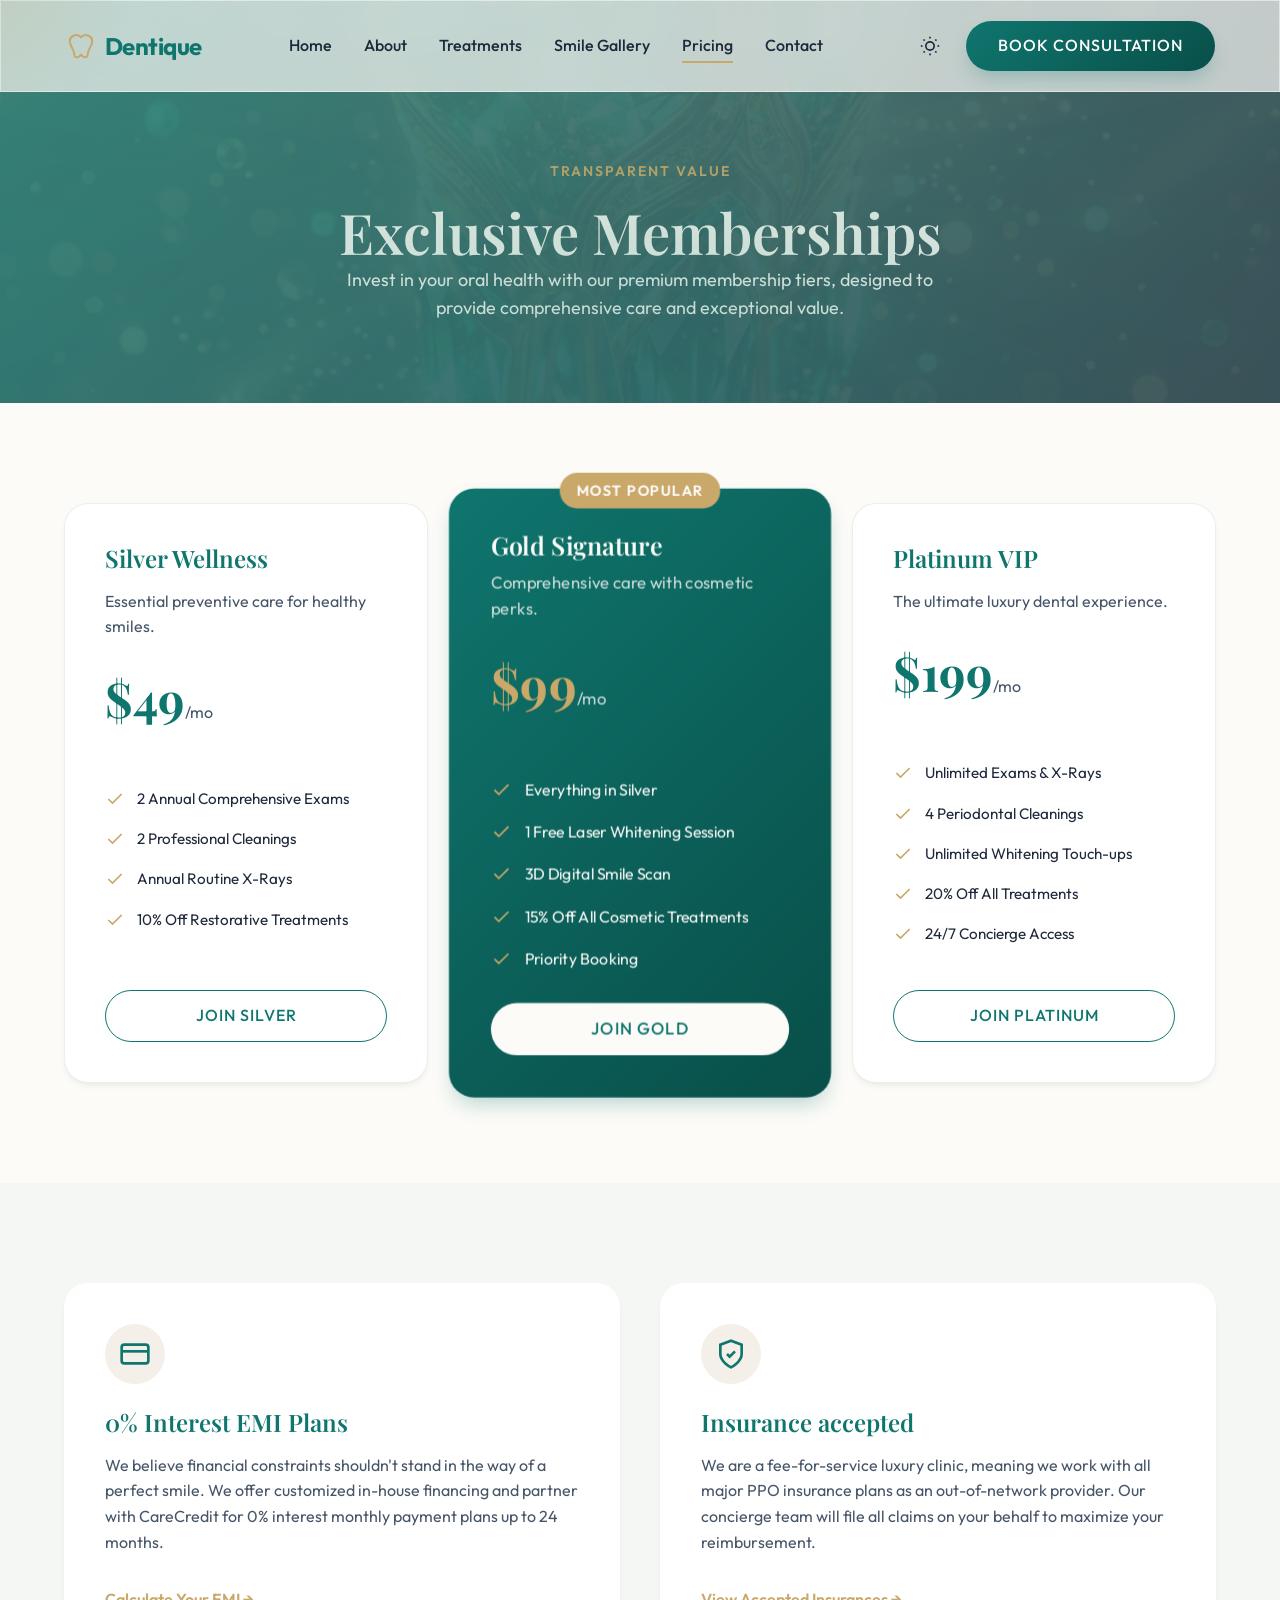
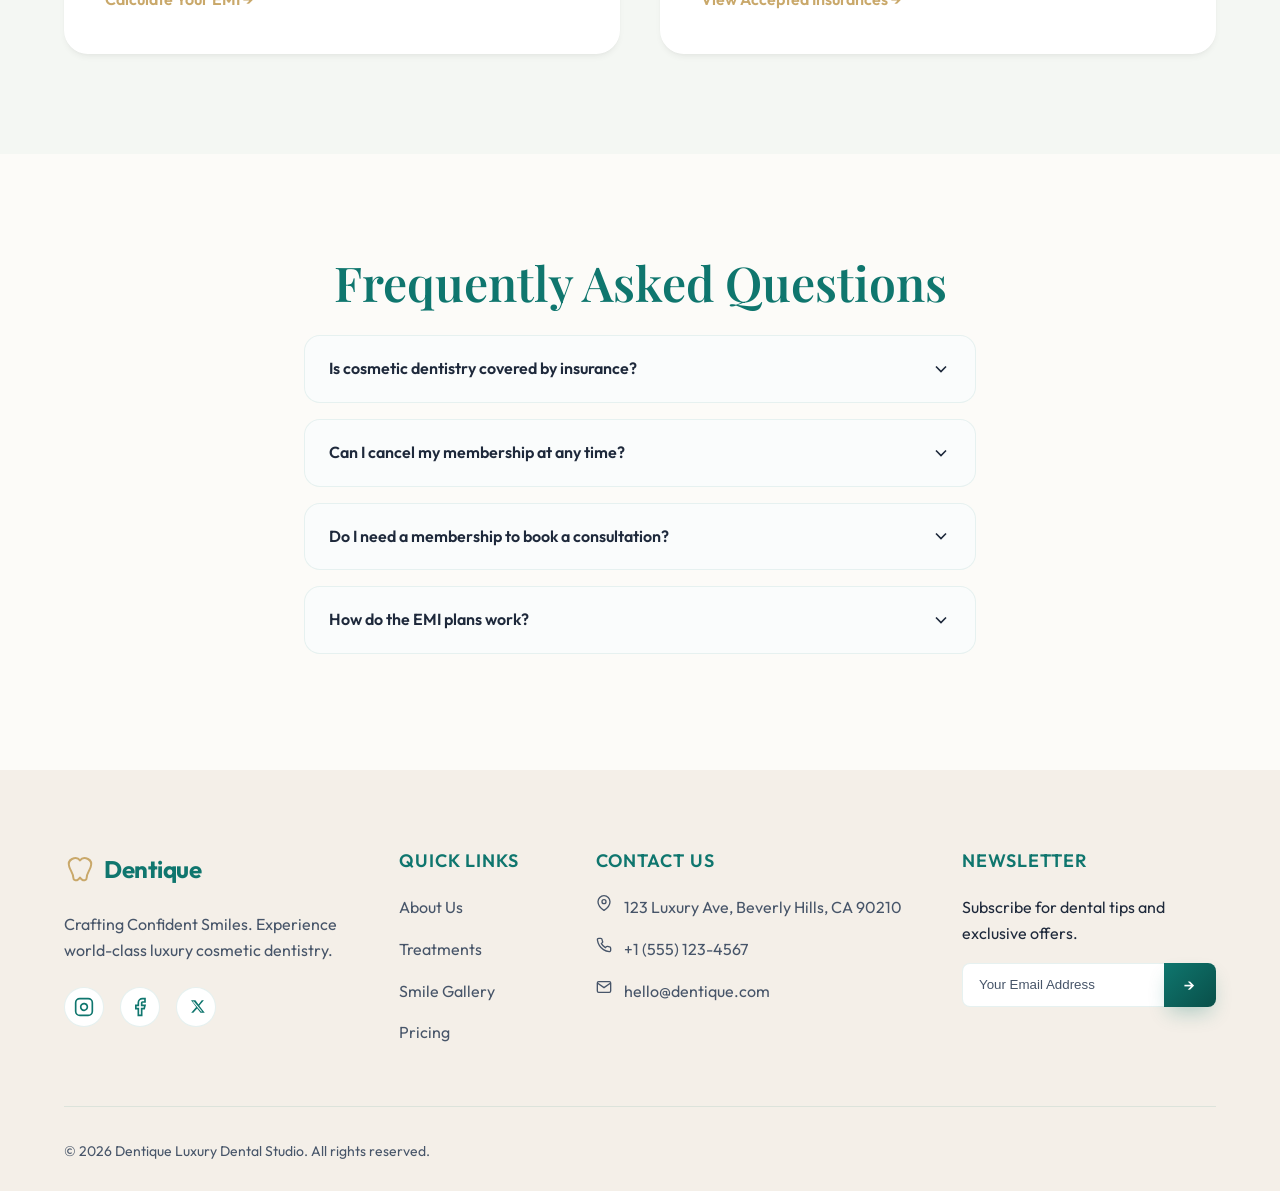
<file: pricing.html>
<!DOCTYPE html>
<html lang="en">
<head>
  <meta charset="UTF-8">
  <meta name="viewport" content="width=device-width, initial-scale=1.0">
  <title>Pricing & Memberships | Dentique</title>
  <link rel="stylesheet" href="assets/css/style.css">
  <script src="assets/js/components.js" defer></script>
  <script src="assets/js/main.js" defer></script>
  <style>
    .page-hero {
      padding: 160px 0 80px;
      text-align: center;
      background: var(--bg-main);
    }
    
    .pricing-grid {
      display: grid;
      grid-template-columns: repeat(3, 1fr);
      gap: 30px;
      align-items: stretch;
    }
    
    .pricing-card {
      background: var(--bg-card);
      border-radius: var(--radius-lg);
      padding: 40px;
      border: 1px solid var(--border-color);
      box-shadow: var(--shadow-sm);
      transition: all var(--transition-base);
      position: relative;
    }
    
    .pricing-card:hover {
      transform: translateY(-10px);
      box-shadow: var(--shadow-lg);
    }
    
    .pricing-card.premium {
      background: linear-gradient(135deg, var(--primary), var(--primary-dark));
      color: var(--secondary);
      border: none;
      transform: scale(1.05);
      box-shadow: var(--shadow-emerald);
    }
    
    .pricing-card.premium:hover {
      transform: scale(1.05) translateY(-10px);
    }
    
    .price-value {
      font-size: 3rem;
      font-weight: 700;
      font-family: var(--font-serif);
      margin: 20px 0;
      color: var(--primary);
    }
    .pricing-card.premium .price-value { color: var(--accent); }
    [data-theme="dark"] .price-value { color: var(--accent); }
    
    .price-features {
      margin: 30px 0;
      display: flex;
      flex-direction: column;
      gap: 16px;
    }
    
    .price-features li {
      display: flex;
      align-items: flex-start;
      gap: 12px;
      font-size: 0.95rem;
    }
    
    .price-features li svg {
      flex-shrink: 0;
      margin-top: 2px;
      color: var(--accent);
    }
    
    .faq-item {
      background: var(--bg-card);
      border: 1px solid var(--border-color);
      border-radius: var(--radius-md);
      margin-bottom: 16px;
      overflow: hidden;
    }
    
    .faq-question {
      padding: 20px 24px;
      font-weight: 600;
      font-family: var(--font-sans);
      display: flex;
      justify-content: space-between;
      align-items: center;
      cursor: pointer;
      background: rgba(15, 118, 110, 0.02);
    }
    
    .faq-answer {
      padding: 0 24px;
      max-height: 0;
      overflow: hidden;
      transition: all 0.3s ease;
      color: var(--text-muted);
    }
    
    .faq-item.active .faq-answer {
      padding: 20px 24px;
      max-height: 300px;
    }
    
    .faq-item.active .faq-question svg {
      transform: rotate(180deg);
    }
    
    .plan-badge {
      position: absolute;
      top: -15px; left: 50%;
      transform: translateX(-50%);
      background: var(--accent);
      color: #fff;
      padding: 6px 16px;
      border-radius: var(--radius-pill);
      font-size: 0.875rem;
      font-weight: 600;
      letter-spacing: 1px;
      text-transform: uppercase;
    }

    @media (max-width: 1024px) {
      .pricing-grid { grid-template-columns: 1fr; }
      .pricing-card.premium { transform: scale(1); }
      .pricing-card.premium:hover { transform: translateY(-10px); }
    }
  </style>
  <link rel="icon" type="image/svg+xml" href="favicon.svg">
</head>
<body>
  
  <custom-header></custom-header>

  <main>
    <!-- 1. Hero -->
    <section class="page-hero aurora-bg" style="position: relative; z-index: 1;">
      <div style="position: absolute; inset: 0; z-index: -1;">
        <img src="assets/images/hero_pricing_1785658528052.png" alt="Pricing" style="width: 100%; height: 100%; object-fit: cover; opacity: 0.3;">
      </div>
      <div class="container reveal fade-up">
        <span class="section-subtitle">Transparent Value</span>
        <h1 class="hero-title" style="font-size: clamp(2rem, 8vw, 3.5rem); color: var(--text-main);">Exclusive Memberships</h1>
        <p class="text-muted" style="max-width: 600px; margin: 0 auto; font-size: 1.125rem;">Invest in your oral health with our premium membership tiers, designed to provide comprehensive care and exceptional value.</p>
      </div>
    </section>

    <!-- 2. Memberships / Packages -->
    <section class="section pt-0">
      <div class="container">
        <div class="pricing-grid">
          
          <!-- Basic Plan -->
          <div class="pricing-card reveal fade-right tilt-card glow-card">
            <div class="tilt-content" style="display: flex; flex-direction: column; height: 100%;">
              <h3 style="font-size: 1.5rem;">Silver Wellness</h3>
              <p class="text-muted mt-2">Essential preventive care for healthy smiles.</p>
              <div class="price-value">$49<span style="font-size: 1rem; color: var(--text-muted); font-weight: 400; font-family: var(--font-sans);">/mo</span></div>
              <ul class="price-features" style="flex: 1;">
                <li><svg width="20" height="20" viewBox="0 0 24 24" fill="none" stroke="currentColor" stroke-width="2"><polyline points="20 6 9 17 4 12"></polyline></svg> 2 Annual Comprehensive Exams</li>
                <li><svg width="20" height="20" viewBox="0 0 24 24" fill="none" stroke="currentColor" stroke-width="2"><polyline points="20 6 9 17 4 12"></polyline></svg> 2 Professional Cleanings</li>
                <li><svg width="20" height="20" viewBox="0 0 24 24" fill="none" stroke="currentColor" stroke-width="2"><polyline points="20 6 9 17 4 12"></polyline></svg> Annual Routine X-Rays</li>
                <li><svg width="20" height="20" viewBox="0 0 24 24" fill="none" stroke="currentColor" stroke-width="2"><polyline points="20 6 9 17 4 12"></polyline></svg> 10% Off Restorative Treatments</li>
              </ul>
              <a href="contact.html" class="btn btn-outline hover-lift" style="width: 100%;">Join Silver</a>
            </div>
          </div>
          
          <!-- Premium Plan -->
          <div class="pricing-card premium reveal zoom-in tilt-card glow-card" style="position: relative;">
            <div class="plan-badge">Most Popular</div>
            <div class="tilt-content" style="display: flex; flex-direction: column; height: 100%;">
              <h3 style="font-size: 1.5rem; color: var(--secondary);">Gold Signature</h3>
              <p style="color: rgba(252,251,248,0.8); margin-top: 8px;">Comprehensive care with cosmetic perks.</p>
              <div class="price-value">$99<span style="font-size: 1rem; color: rgba(252,251,248,0.8); font-weight: 400; font-family: var(--font-sans);">/mo</span></div>
              <ul class="price-features" style="flex: 1;">
                <li><svg width="20" height="20" viewBox="0 0 24 24" fill="none" stroke="currentColor" stroke-width="2"><polyline points="20 6 9 17 4 12"></polyline></svg> Everything in Silver</li>
                <li><svg width="20" height="20" viewBox="0 0 24 24" fill="none" stroke="currentColor" stroke-width="2"><polyline points="20 6 9 17 4 12"></polyline></svg> 1 Free Laser Whitening Session</li>
                <li><svg width="20" height="20" viewBox="0 0 24 24" fill="none" stroke="currentColor" stroke-width="2"><polyline points="20 6 9 17 4 12"></polyline></svg> 3D Digital Smile Scan</li>
                <li><svg width="20" height="20" viewBox="0 0 24 24" fill="none" stroke="currentColor" stroke-width="2"><polyline points="20 6 9 17 4 12"></polyline></svg> 15% Off All Cosmetic Treatments</li>
                <li><svg width="20" height="20" viewBox="0 0 24 24" fill="none" stroke="currentColor" stroke-width="2"><polyline points="20 6 9 17 4 12"></polyline></svg> Priority Booking</li>
              </ul>
              <a href="contact.html" class="btn btn-primary hover-lift" style="width: 100%; background: var(--secondary); color: var(--primary); box-shadow: none;">Join Gold</a>
            </div>
          </div>

          <!-- VIP Plan -->
          <div class="pricing-card reveal fade-left tilt-card glow-card">
            <div class="tilt-content" style="display: flex; flex-direction: column; height: 100%;">
              <h3 style="font-size: 1.5rem;">Platinum VIP</h3>
              <p class="text-muted mt-2">The ultimate luxury dental experience.</p>
              <div class="price-value">$199<span style="font-size: 1rem; color: var(--text-muted); font-weight: 400; font-family: var(--font-sans);">/mo</span></div>
              <ul class="price-features" style="flex: 1;">
                <li><svg width="20" height="20" viewBox="0 0 24 24" fill="none" stroke="currentColor" stroke-width="2"><polyline points="20 6 9 17 4 12"></polyline></svg> Unlimited Exams & X-Rays</li>
                <li><svg width="20" height="20" viewBox="0 0 24 24" fill="none" stroke="currentColor" stroke-width="2"><polyline points="20 6 9 17 4 12"></polyline></svg> 4 Periodontal Cleanings</li>
                <li><svg width="20" height="20" viewBox="0 0 24 24" fill="none" stroke="currentColor" stroke-width="2"><polyline points="20 6 9 17 4 12"></polyline></svg> Unlimited Whitening Touch-ups</li>
                <li><svg width="20" height="20" viewBox="0 0 24 24" fill="none" stroke="currentColor" stroke-width="2"><polyline points="20 6 9 17 4 12"></polyline></svg> 20% Off All Treatments</li>
                <li><svg width="20" height="20" viewBox="0 0 24 24" fill="none" stroke="currentColor" stroke-width="2"><polyline points="20 6 9 17 4 12"></polyline></svg> 24/7 Concierge Access</li>
              </ul>
              <a href="contact.html" class="btn btn-outline hover-lift" style="width: 100%;">Join Platinum</a>
            </div>
          </div>

        </div>
      </div>
    </section>

    <!-- 3. EMI & Insurance -->
    <section class="section" style="background: rgba(15, 118, 110, 0.03);">
      <div class="container">
        <div style="display: flex; flex-wrap: wrap; gap: 40px;">
          <!-- EMI -->
          <div class="tilt-card glass-panel reveal fade-right" style="flex: 1; min-width: 300px; background: var(--bg-card); padding: 40px; border-radius: var(--radius-lg); box-shadow: var(--shadow-sm);">
            <div class="tilt-content">
              <div style="width: 60px; height: 60px; background: var(--supporting); border-radius: 50%; display: flex; align-items: center; justify-content: center; color: var(--primary); margin-bottom: 24px;">
                <svg width="32" height="32" viewBox="0 0 24 24" fill="none" stroke="currentColor" stroke-width="2"><rect x="2" y="5" width="20" height="14" rx="2" ry="2"/><line x1="2" y1="10" x2="22" y2="10"/></svg>
              </div>
              <h3 style="font-size: 1.5rem; margin-bottom: 16px;">0% Interest EMI Plans</h3>
              <p class="text-muted mb-4">We believe financial constraints shouldn't stand in the way of a perfect smile. We offer customized in-house financing and partner with CareCredit for 0% interest monthly payment plans up to 24 months.</p>
              <a href="#" class="text-accent hover-lift" style="font-weight: 600; display: inline-block;">Calculate Your EMI &rarr;</a>
            </div>
          </div>
          
          <!-- Insurance -->
          <div class="tilt-card glass-panel reveal fade-left" style="flex: 1; min-width: 300px; background: var(--bg-card); padding: 40px; border-radius: var(--radius-lg); box-shadow: var(--shadow-sm);">
            <div class="tilt-content">
              <div style="width: 60px; height: 60px; background: var(--supporting); border-radius: 50%; display: flex; align-items: center; justify-content: center; color: var(--primary); margin-bottom: 24px;">
                <svg width="32" height="32" viewBox="0 0 24 24" fill="none" stroke="currentColor" stroke-width="2"><path d="M12 22s8-4 8-10V5l-8-3-8 3v7c0 6 8 10 8 10z"/><path d="M9 12l2 2 4-4"/></svg>
              </div>
              <h3 style="font-size: 1.5rem; margin-bottom: 16px;">Insurance accepted</h3>
              <p class="text-muted mb-4">We are a fee-for-service luxury clinic, meaning we work with all major PPO insurance plans as an out-of-network provider. Our concierge team will file all claims on your behalf to maximize your reimbursement.</p>
              <a href="#" class="text-accent hover-lift" style="font-weight: 600; display: inline-block;">View Accepted Insurances &rarr;</a>
            </div>
          </div>
        </div>
      </div>
    </section>

    <!-- 4. FAQ -->
    <section class="section">
      <div class="container" style="max-width: 800px;">
        <h2 class="section-title text-center reveal fade-up mb-5">Frequently Asked Questions</h2>
        
        <div class="faq-container reveal fade-up delay-100">
          <div class="faq-item">
            <div class="faq-question">
              Is cosmetic dentistry covered by insurance?
              <svg width="20" height="20" viewBox="0 0 24 24" fill="none" stroke="currentColor" stroke-width="2" style="transition: transform 0.3s;"><polyline points="6 9 12 15 18 9"></polyline></svg>
            </div>
            <div class="faq-answer">
              <p>Most purely cosmetic procedures (like veneers or teeth whitening) are not covered by dental insurance. However, if a procedure has a restorative necessity (such as a crown), a portion of the cost may be covered. We will help you navigate your benefits.</p>
            </div>
          </div>
          
          <div class="faq-item">
            <div class="faq-question">
              Can I cancel my membership at any time?
              <svg width="20" height="20" viewBox="0 0 24 24" fill="none" stroke="currentColor" stroke-width="2" style="transition: transform 0.3s;"><polyline points="6 9 12 15 18 9"></polyline></svg>
            </div>
            <div class="faq-answer">
              <p>Our memberships require a minimum 12-month commitment to ensure you receive the full cycle of preventive care. After the first year, you can cancel with a 30-day notice.</p>
            </div>
          </div>
          
          <div class="faq-item">
            <div class="faq-question">
              Do I need a membership to book a consultation?
              <svg width="20" height="20" viewBox="0 0 24 24" fill="none" stroke="currentColor" stroke-width="2" style="transition: transform 0.3s;"><polyline points="6 9 12 15 18 9"></polyline></svg>
            </div>
            <div class="faq-answer">
              <p>No, our clinic is open to all patients. Memberships are an optional benefit for those looking for structured, discounted ongoing care.</p>
            </div>
          </div>
          
          <div class="faq-item">
            <div class="faq-question">
              How do the EMI plans work?
              <svg width="20" height="20" viewBox="0 0 24 24" fill="none" stroke="currentColor" stroke-width="2" style="transition: transform 0.3s;"><polyline points="6 9 12 15 18 9"></polyline></svg>
            </div>
            <div class="faq-answer">
              <p>We perform a soft credit check that does not affect your score. Based on the treatment cost, we can break down the payment into 6, 12, or 24 equal monthly installments with 0% interest.</p>
            </div>
          </div>
        </div>
      </div>
    </section>

  </main>

  <custom-footer></custom-footer>

  <script>
    document.addEventListener('DOMContentLoaded', () => {
      const faqItems = document.querySelectorAll('.faq-item');
      faqItems.forEach(item => {
        const question = item.querySelector('.faq-question');
        question.addEventListener('click', () => {
          const isActive = item.classList.contains('active');
          faqItems.forEach(i => i.classList.remove('active'));
          if (!isActive) {
            item.classList.add('active');
          }
        });
      });
    });
  </script>
</body>
</html>
</file>
<file: assets/css/style.css>
@import url('https://fonts.googleapis.com/css2?family=Outfit:wght@300;400;500;600;700&family=Playfair+Display:ital,wght@0,400;0,500;0,600;0,700;1,400;1,600&display=swap');

:root {
  /* Colors - Light Theme */
  --primary: #0F766E; /* Deep Emerald */
  --primary-light: #159389;
  --primary-dark: #094F49;
  --secondary: #FCFBF8; /* Ivory White */
  --accent: #C9A86A; /* Champagne Gold */
  --accent-light: #D4B985;
  --accent-dark: #A88647;
  --supporting: #F4EFE8; /* Soft Beige */
  --dark: #1E293B; /* Charcoal */
  --text-main: #1E293B;
  --text-muted: #475569;
  --bg-main: #FCFBF8;
  --bg-card: #FFFFFF;
  --border-color: rgba(15, 118, 110, 0.1);
  --glass-bg: rgba(252, 251, 248, 0.7);
  --glass-border: rgba(255, 255, 255, 0.5);

  /* Typography */
  --font-serif: 'Playfair Display', serif;
  --font-sans: 'Outfit', sans-serif;
  
  /* Shadows */
  --shadow-sm: 0 4px 6px -1px rgba(0, 0, 0, 0.05), 0 2px 4px -1px rgba(0, 0, 0, 0.03);
  --shadow-md: 0 10px 15px -3px rgba(0, 0, 0, 0.05), 0 4px 6px -2px rgba(0, 0, 0, 0.025);
  --shadow-lg: 0 20px 25px -5px rgba(0, 0, 0, 0.05), 0 10px 10px -5px rgba(0, 0, 0, 0.02);
  --shadow-gold: 0 10px 20px -5px rgba(201, 168, 106, 0.3);
  --shadow-emerald: 0 10px 20px -5px rgba(15, 118, 110, 0.3);
  
  /* Border Radius */
  --radius-sm: 8px;
  --radius-md: 16px;
  --radius-lg: 24px;
  --radius-xl: 32px;
  --radius-pill: 9999px;

  /* Transitions */
  --transition-fast: 0.2s cubic-bezier(0.4, 0, 0.2, 1);
  --transition-base: 0.3s cubic-bezier(0.4, 0, 0.2, 1);
  --transition-slow: 0.5s cubic-bezier(0.4, 0, 0.2, 1);
}

[data-theme="dark"] {
  --primary: #159389; 
  --primary-light: #1db1a5;
  --primary-dark: #0F766E;
  --secondary: #0F172A; 
  --supporting: #1E293B; 
  --dark: #FCFBF8;
  --text-main: #F8FAFC;
  --text-muted: #94A3B8;
  --bg-main: #0B1120;
  --bg-card: #1E293B;
  --border-color: rgba(255, 255, 255, 0.05);
  --glass-bg: rgba(15, 23, 42, 0.7);
  --glass-border: rgba(255, 255, 255, 0.1);
}

/* Global Reset */
* {
  margin: 0;
  padding: 0;
  box-sizing: border-box;
}

html {
  scroll-behavior: smooth;
  font-size: 16px;
  overflow-x: hidden;
  max-width: 100vw;
}

body {
  font-family: var(--font-sans);
  background-color: var(--bg-main);
  color: var(--text-main);
  line-height: 1.6;
  overflow-x: hidden;
  max-width: 100vw;
  position: relative;
  transition: background-color var(--transition-base), color var(--transition-base);
}
body.menu-open {
  overflow: hidden; /* Lock scroll when mobile menu is open */
}

h1, h2, h3, h4, h5, h6 {
  font-family: var(--font-serif);
  font-weight: 600;
  line-height: 1.2;
  color: var(--primary);
}

[data-theme="dark"] h1, 
[data-theme="dark"] h2, 
[data-theme="dark"] h3, 
[data-theme="dark"] h4, 
[data-theme="dark"] h5, 
[data-theme="dark"] h6 {
  color: var(--accent);
}

a {
  text-decoration: none;
  color: inherit;
}

ul {
  list-style: none;
}

img {
  max-width: 100%;
  height: auto;
  display: block;
}

/* Buttons */
.btn {
  display: inline-flex;
  align-items: center;
  justify-content: center;
  padding: 12px 32px;
  border-radius: var(--radius-pill);
  font-family: var(--font-sans);
  font-weight: 500;
  font-size: 1rem;
  cursor: pointer;
  transition: all var(--transition-base);
  border: none;
  text-transform: uppercase;
  letter-spacing: 1px;
  position: relative;
  overflow: hidden;
  z-index: 1;
}

.btn-primary {
  background: linear-gradient(135deg, var(--primary), var(--primary-dark));
  color: #fff;
  box-shadow: var(--shadow-emerald);
}

.btn-primary::before {
  content: '';
  position: absolute;
  top: 0; left: 0; right: 0; bottom: 0;
  background: linear-gradient(135deg, var(--accent), var(--accent-dark));
  opacity: 0;
  z-index: -1;
  transition: opacity var(--transition-base);
}

.btn-primary:hover::before {
  opacity: 1;
}

.btn-primary:hover {
  transform: translateY(-2px);
  box-shadow: var(--shadow-gold);
}

.btn-outline {
  background: transparent;
  color: var(--primary);
  border: 1px solid var(--primary);
}

.btn-outline:hover {
  background: var(--primary);
  color: #fff;
}

[data-theme="dark"] .btn-outline {
  color: var(--accent);
  border-color: var(--accent);
}

[data-theme="dark"] .btn-outline:hover {
  background: var(--accent);
  color: var(--bg-main);
}

/* Layout Classes */
.container {
  width: 100%;
  max-width: 1440px;
  margin: 0 auto;
  padding: 0 5%;
}

.section {
  padding: 100px 0;
  position: relative;
}

/* Glassmorphism */
.glass {
  background: var(--glass-bg);
  backdrop-filter: blur(12px);
  -webkit-backdrop-filter: blur(12px);
  border: 1px solid var(--glass-border);
}

/* Bento Grid */
.bento-grid {
  display: grid;
  grid-template-columns: repeat(12, 1fr);
  gap: 24px;
}

.bento-item {
  background: var(--bg-card);
  border-radius: var(--radius-lg);
  padding: 40px;
  box-shadow: var(--shadow-md);
  border: 1px solid var(--border-color);
  transition: transform var(--transition-base), box-shadow var(--transition-base);
  overflow: hidden;
  position: relative;
}

.bento-item:hover {
  transform: translateY(-5px);
  box-shadow: var(--shadow-lg);
}

/* Text Utilities */
.text-center { text-align: center; }
.text-primary { color: var(--primary); }
.text-accent { color: var(--accent); }
.text-muted { color: var(--text-muted); }
.mb-1 { margin-bottom: 8px; }
.mb-2 { margin-bottom: 16px; }
.mb-3 { margin-bottom: 24px; }
.mb-4 { margin-bottom: 32px; }
.mb-5 { margin-bottom: 48px; }
.mt-1 { margin-top: 8px; }
.mt-2 { margin-top: 16px; }
.mt-3 { margin-top: 24px; }
.mt-4 { margin-top: 32px; }
.mt-5 { margin-top: 48px; }

.section-subtitle {
  color: var(--accent);
  font-weight: 600;
  letter-spacing: 2px;
  text-transform: uppercase;
  font-size: 0.875rem;
  margin-bottom: 16px;
  display: block;
}

.section-title {
  font-size: 3rem;
  margin-bottom: 24px;
}

/* Responsive */
@media (max-width: 1024px) {
  .section { padding: 80px 0; }
  .section-title { font-size: 2.5rem; }
}

@media (max-width: 768px) {
  .section { padding: 60px 0; }
  .section-title { font-size: 2rem; }
  .bento-grid { display: flex; flex-direction: column; }
  .hero-title, .page-hero h1 { font-size: 3rem !important; }
  .hero-desc, .page-hero p { font-size: 1.35rem !important; line-height: 1.6 !important; }
}



/* Header Styles */
.header {
  position: fixed;
  top: 0;
  left: 0;
  width: 100%;
  z-index: 1000;
  transition: all var(--transition-base);
  padding: 20px 0;
}

.header.scrolled {
  padding: 10px 0;
  background: var(--glass-bg);
  box-shadow: var(--shadow-sm);
}

.header-container {
  display: flex;
  align-items: center;
  justify-content: space-between;
}

.logo {
  display: flex;
  align-items: center;
  gap: 8px;
  font-family: var(--font-sans);
  font-size: 1.5rem;
  font-weight: 700;
  color: var(--primary);
  text-decoration: none;
  letter-spacing: -0.5px;
}

[data-theme="dark"] .logo { color: var(--text-main); }
.logo-icon { color: var(--accent) !important; }

.nav-menu { display: flex; align-items: center; }
.nav-list { display: flex; gap: 32px; }

.nav-link {
  font-weight: 500;
  position: relative;
  display: flex;
  align-items: center;
  gap: 4px;
  transition: color var(--transition-fast);
}

.nav-link::after {
  content: "";
  position: absolute;
  width: 0;
  height: 2px;
  bottom: -4px;
  left: 0;
  background-color: var(--accent);
  transition: width var(--transition-base);
}

.nav-link:hover::after, .nav-item.active .nav-link::after {
  width: 100%;
}

.nav-link:hover { color: var(--primary); }
[data-theme="dark"] .nav-link:hover { color: var(--accent); }

/* Mobile Header Styles (Slide Panel & Overlay) */
.nav-overlay {
  position: fixed;
  inset: 0;
  background: rgba(0, 0, 0, 0.6);
  backdrop-filter: blur(4px);
  z-index: 998;
  opacity: 0;
  visibility: hidden;
  transition: all 0.3s ease;
}
.nav-overlay.active {
  opacity: 1;
  visibility: visible;
}

@media (max-width: 1024px) {
  .nav-menu {
    position: fixed !important;
    top: 0 !important;
    bottom: auto !important;
    height: 100vh !important;
    height: 100dvh !important;
    left: -100% !important;
    width: 300px !important;
    max-width: 80vw !important;
    background: var(--bg-card) !important;
    display: flex !important;
    flex-direction: column !important;
    justify-content: flex-start !important;
    align-items: flex-start !important;
    padding: 100px 40px 40px !important;
    z-index: 1000 !important;
    transition: left 0.3s ease !important;
    box-shadow: 10px 0 30px rgba(0,0,0,0.1) !important;
    overflow-y: auto !important;
    opacity: 1 !important;
    visibility: visible !important;
    transform: none !important;
  }
  .nav-menu.active {
    left: 0 !important;
  }
  .nav-list {
    display: flex !important;
    flex-direction: column !important;
    gap: 32px !important;
    width: 100% !important;
    visibility: visible !important;
    opacity: 1 !important;
  }
  .nav-item, .nav-link {
    display: block !important;
    visibility: visible !important;
    opacity: 1 !important;
    color: var(--text-main) !important;
    font-size: 1.2rem !important;
  }
  .mobile-menu-btn { 
    display: flex; 
    z-index: 1001; 
  }
  
  /* Hamburger to X animation */
  .mobile-menu-btn.active span:nth-child(1) {
    transform: translateY(8px) rotate(45deg);
  }
  .mobile-menu-btn.active span:nth-child(2) {
    opacity: 0;
  }
  .mobile-menu-btn.active span:nth-child(3) {
    transform: translateY(-8px) rotate(-45deg);
  }
}

.has-dropdown { position: relative; }
.dropdown {
  position: absolute;
  top: 100%;
  left: 0;
  background: var(--bg-card);
  min-width: 200px;
  padding: 16px 0;
  border-radius: var(--radius-md);
  box-shadow: var(--shadow-lg);
  opacity: 0;
  visibility: hidden;
  transform: translateY(10px);
  transition: all var(--transition-base);
  border: 1px solid var(--border-color);
}

.has-dropdown:hover .dropdown {
  opacity: 1;
  visibility: visible;
  transform: translateY(0);
}

.dropdown a {
  display: block;
  padding: 8px 24px;
  transition: background var(--transition-fast), color var(--transition-fast);
}
.dropdown a:hover {
  background: var(--supporting);
  color: var(--primary);
}
[data-theme="dark"] .dropdown a:hover {
  background: var(--primary);
  color: var(--secondary);
}

.header-actions {
  display: flex;
  align-items: center;
  gap: 20px;
}

.theme-toggle {
  background: transparent;
  border: none;
  cursor: pointer;
  color: var(--text-main);
  display: flex;
  align-items: center;
  justify-content: center;
  width: 40px;
  height: 40px;
  border-radius: 50%;
  transition: background var(--transition-fast);
}
.theme-toggle:hover { background: var(--supporting); }
[data-theme="dark"] .theme-toggle:hover { background: var(--bg-main); }

.login-link {
  font-weight: 600;
  transition: color var(--transition-fast);
}
.login-link:hover { color: var(--accent); }

.mobile-menu-btn {
  display: none;
  flex-direction: column;
  gap: 6px;
  background: transparent;
  border: none;
  cursor: pointer;
}
.mobile-menu-btn span {
  width: 30px;
  height: 2px;
  background-color: var(--text-main);
  transition: all var(--transition-base);
}

/* Footer Styles */
.footer {
  background: var(--supporting);
  color: var(--text-main);
  padding: 80px 0 20px;
}
[data-theme="dark"] .footer { background: var(--bg-main); border-top: 1px solid var(--border-color); }

.footer-grid {
  display: grid;
  grid-template-columns: 2fr 1fr 1fr 1fr;
  gap: 60px;
  margin-bottom: 60px;
}

.footer .logo { 
  color: var(--primary); 
  margin-bottom: 24px; 
  font-family: var(--font-sans);
  font-size: 1.5rem;
  font-weight: 700;
  letter-spacing: -0.5px;
}
[data-theme="dark"] .footer .logo { color: var(--text-main); }

.footer-desc {
  color: var(--text-muted);
  margin-bottom: 24px;
}

.social-links {
  display: flex;
  gap: 16px;
}
.social-links a {
  display: flex;
  align-items: center;
  justify-content: center;
  width: 40px;
  height: 40px;
  border-radius: 50%;
  background: var(--bg-card);
  color: var(--primary);
  border: 1px solid var(--border-color);
  transition: all var(--transition-fast);
}
[data-theme="dark"] .social-links a {
  background: rgba(255, 255, 255, 0.05);
  color: var(--text-main);
  border: none;
}
.social-links a:hover {
  background: var(--accent);
  color: #fff;
  border-color: var(--accent);
  transform: translateY(-3px);
}

.footer h4 {
  color: var(--primary);
  font-family: var(--font-sans);
  font-size: 1.125rem;
  margin-bottom: 24px;
  text-transform: uppercase;
  letter-spacing: 1px;
}
[data-theme="dark"] .footer h4 { color: var(--accent); }

.footer ul { display: flex; flex-direction: column; gap: 16px; }
.footer ul li {
  display: flex;
  align-items: flex-start;
  gap: 12px;
  color: var(--text-muted);
}
.footer ul li a {
  transition: color var(--transition-fast);
}
.footer ul li a:hover { color: var(--accent); }

.newsletter-form {
  display: flex;
  margin-top: 16px;
}
.newsletter-form input {
  flex: 1;
  padding: 12px 16px;
  border: 1px solid var(--border-color);
  border-right: none;
  border-radius: var(--radius-sm) 0 0 var(--radius-sm);
  background: var(--bg-card);
  color: var(--text-main);
  outline: none;
}
.newsletter-form input::placeholder { color: var(--text-muted); }
.newsletter-form button {
  border-radius: 0 var(--radius-sm) var(--radius-sm) 0;
  padding: 12px 20px;
}

.footer-bottom {
  display: flex;
  justify-content: space-between;
  align-items: center;
  padding-top: 24px;
  border-top: 1px solid var(--border-color);
  color: var(--text-muted);
  font-size: 0.875rem;
}

#back-to-top {
  background: var(--accent);
  color: var(--secondary);
  border: none;
  width: 40px;
  height: 40px;
  border-radius: 50%;
  cursor: pointer;
  display: flex;
  align-items: center;
  justify-content: center;
  opacity: 0;
  visibility: hidden;
  transition: all var(--transition-base);
  transform: translateY(20px);
}
#back-to-top.show {
  opacity: 1;
  visibility: visible;
  transform: translateY(0);
}
#back-to-top:hover {
  background: var(--primary);
  transform: translateY(-5px);
}

/* Animations */
.fade-up { opacity: 0; transform: translateY(40px); transition: all 0.8s cubic-bezier(0.16, 1, 0.3, 1); }
.fade-left { opacity: 0; transform: translateX(-40px); transition: all 0.8s cubic-bezier(0.16, 1, 0.3, 1); }
.fade-right { opacity: 0; transform: translateX(40px); transition: all 0.8s cubic-bezier(0.16, 1, 0.3, 1); }
.zoom-in { opacity: 0; transform: scale(0.95); transition: all 0.8s cubic-bezier(0.16, 1, 0.3, 1); }

.fade-up.active, .fade-left.active, .fade-right.active, .zoom-in.active {
  opacity: 1;
  transform: translate(0) scale(1);
}

/* Delays */
.delay-100 { transition-delay: 100ms; }
.delay-200 { transition-delay: 200ms; }
.delay-300 { transition-delay: 300ms; }
.delay-400 { transition-delay: 400ms; }
.delay-500 { transition-delay: 500ms; }

/* Media Queries for Header/Footer */
@media (max-width: 1024px) {
  .footer-grid { grid-template-columns: 1fr 1fr; gap: 40px; }
  .nav-list { display: none; }
  .mobile-menu-btn { display: flex; }
  .header-actions .btn { display: none; }
  .header-actions .login-link { display: none; }
}

@media (max-width: 768px) {
  .footer-grid { grid-template-columns: 1fr; }
}

/* =========================================
   V2: 3D EFFECTS, MESH BACKGROUNDS & ANIMATIONS
   ========================================= */

/* Cursor Glow */
.cursor-glow {
  position: fixed;
  top: 0;
  left: 0;
  width: 300px;
  height: 300px;
  border-radius: 50%;
  background: radial-gradient(circle, rgba(201, 168, 106, 0.15) 0%, transparent 60%);
  transform: translate(-50%, -50%);
  pointer-events: none;
  z-index: 9999;
  transition: width 0.3s, height 0.3s;
}

[data-theme="dark"] .cursor-glow {
  background: radial-gradient(circle, rgba(15, 118, 110, 0.3) 0%, transparent 60%);
}

/* Scroll Progress Bar */
.scroll-progress {
  position: fixed;
  top: 0;
  left: 0;
  height: 4px;
  background: var(--accent);
  z-index: 10000;
  width: 0%;
  transition: width 0.1s ease-out;
}

/* Tilt Effect Wrapper */
.tilt-card {
  transform-style: preserve-3d;
  transform: perspective(1000px);
  will-change: transform;
}

.tilt-content {
  transform: translateZ(30px); /* Brings content forward in 3D space */
}

/* Gradient Mesh Background */
.mesh-bg {
  position: relative;
  overflow: hidden;
  background-color: var(--bg-main);
}
.mesh-bg::before, .mesh-bg::after {
  content: '';
  position: absolute;
  width: 600px;
  height: 600px;
  border-radius: 50%;
  filter: blur(80px);
  z-index: 0;
  opacity: 0.5;
  animation: mesh-float 20s infinite alternate ease-in-out;
}
.mesh-bg::before {
  top: -200px;
  left: -200px;
  background: rgba(15, 118, 110, 0.3); /* Primary */
}
.mesh-bg::after {
  bottom: -200px;
  right: -200px;
  background: rgba(201, 168, 106, 0.3); /* Accent */
  animation-delay: -10s;
}

@keyframes mesh-float {
  0% { transform: translate(0, 0) scale(1); }
  50% { transform: translate(100px, 100px) scale(1.2); }
  100% { transform: translate(-50px, 50px) scale(0.9); }
}

/* Aurora Glow Background */
.aurora-bg {
  position: relative;
  overflow: hidden;
  background: var(--dark);
  color: #FCFBF8;
}
.aurora-bg h1, .aurora-bg h2, .aurora-bg p, .aurora-bg .text-muted,
.mesh-bg h1, .mesh-bg h2, .mesh-bg p, .mesh-bg .text-muted {
  color: #FCFBF8 !important;
}
.aurora-bg::before {
  content: '';
  position: absolute;
  top: 0; right: 0; bottom: 0; left: 0;
  background: linear-gradient(135deg, rgba(15,118,110,0.8) 0%, rgba(30,41,59,0.8) 100%);
  z-index: 0;
}
.aurora-bg::after {
  content: '';
  position: absolute;
  top: -50%; left: -50%; width: 200%; height: 200%;
  background: conic-gradient(from 180deg at 50% 50%, rgba(15, 118, 110, 0.3) 0deg, rgba(201, 168, 106, 0.1) 180deg, rgba(15, 118, 110, 0.3) 360deg);
  animation: spin 30s linear infinite;
  filter: blur(100px);
  z-index: 0;
}
@keyframes spin {
  100% { transform: rotate(360deg); }
}

/* Floating Spheres Background */
.spheres-bg {
  position: relative;
  overflow: hidden;
  background: var(--supporting);
}
.sphere {
  position: absolute;
  border-radius: 50%;
  background: linear-gradient(135deg, var(--primary), var(--primary-light));
  box-shadow: inset -10px -10px 20px rgba(0,0,0,0.2), 0 20px 40px rgba(0,0,0,0.1);
  animation: float-sphere 15s infinite ease-in-out alternate;
  z-index: 0;
}
.sphere:nth-child(1) { width: 300px; height: 300px; top: -100px; right: -50px; opacity: 0.1; }
.sphere:nth-child(2) { width: 150px; height: 150px; bottom: 100px; left: -50px; opacity: 0.15; animation-delay: -5s; }
.sphere:nth-child(3) { width: 80px; height: 80px; top: 200px; left: 20%; opacity: 0.2; animation-delay: -10s; }

@keyframes float-sphere {
  0% { transform: translateY(0) scale(1) rotate(0deg); }
  100% { transform: translateY(-50px) scale(1.1) rotate(20deg); }
}

/* Blur Panels (Glassmorphism 2.0) */
.glass-panel {
  background: rgba(255, 255, 255, 0.1);
  backdrop-filter: blur(20px);
  -webkit-backdrop-filter: blur(20px);
  border: 1px solid rgba(255, 255, 255, 0.2);
  box-shadow: 0 30px 60px rgba(0, 0, 0, 0.1);
  border-radius: var(--radius-lg);
  overflow: hidden;
}

[data-theme="dark"] .glass-panel {
  background: rgba(15, 23, 42, 0.3);
  border: 1px solid rgba(255, 255, 255, 0.05);
}

/* Animated SVG Waves */
.wave-divider {
  position: absolute;
  bottom: 0; left: 0; width: 100%;
  overflow: hidden;
  line-height: 0;
}
.wave-divider svg {
  position: relative;
  display: block;
  width: calc(100% + 1.3px);
  height: 120px;
}
.wave-divider .shape-fill {
  fill: var(--bg-main);
}
.wave-anim {
  animation: wave 10s linear infinite;
}
@keyframes wave {
  0% { transform: translateX(0); }
  100% { transform: translateX(-50%); }
}

/* Stagger List Reveal */
.stagger-list li {
  opacity: 0;
  transform: translateX(-20px);
  transition: all 0.5s ease-out;
}
.stagger-list.active li {
  opacity: 1;
  transform: translateX(0);
}
.stagger-list.active li:nth-child(1) { transition-delay: 100ms; }
.stagger-list.active li:nth-child(2) { transition-delay: 200ms; }
.stagger-list.active li:nth-child(3) { transition-delay: 300ms; }
.stagger-list.active li:nth-child(4) { transition-delay: 400ms; }
.stagger-list.active li:nth-child(5) { transition-delay: 500ms; }

/* 3D Hover Lift */
.hover-lift {
  transition: transform 0.4s cubic-bezier(0.175, 0.885, 0.32, 1.275), box-shadow 0.4s ease;
}
.hover-lift:hover {
  transform: translateY(-15px) scale(1.02);
  box-shadow: 0 25px 50px -12px rgba(0, 0, 0, 0.15);
}

/* Glowing Border Card */
.glow-card {
  position: relative;
}
.glow-card::before {
  content: '';
  position: absolute;
  inset: -2px;
  border-radius: inherit;
  background: linear-gradient(135deg, var(--accent), var(--primary), var(--accent-light));
  z-index: -1;
  opacity: 0;
  transition: opacity 0.4s ease;
  filter: blur(8px);
}
.glow-card:hover::before {
  opacity: 1;
}
.glow-card:hover h3, 
.glow-card:hover p, 
.glow-card:hover .text-muted, 
.glow-card:hover .treatment-icon {
  color: #FCFBF8 !important;
}
.glow-card:hover .treatment-icon {
  background: rgba(252, 251, 248, 0.2);
}

/* Mobile Nav Button */
.mobile-nav-btn {
  display: none;
  margin-top: 40px;
}
@media (max-width: 1024px) {
  .mobile-nav-btn {
    display: block;
  }
}

/* Global Mobile and Tablet Overrides */
@media (max-width: 1024px) {
  .hero-title, .page-hero h1 {
    font-size: clamp(2rem, 6vw, 3.5rem) !important;
  }
}
@media (max-width: 768px) {
  .hero-title, .page-hero h1 {
    font-size: clamp(1.75rem, 8vw, 2.5rem) !important;
  }
}
</file>
